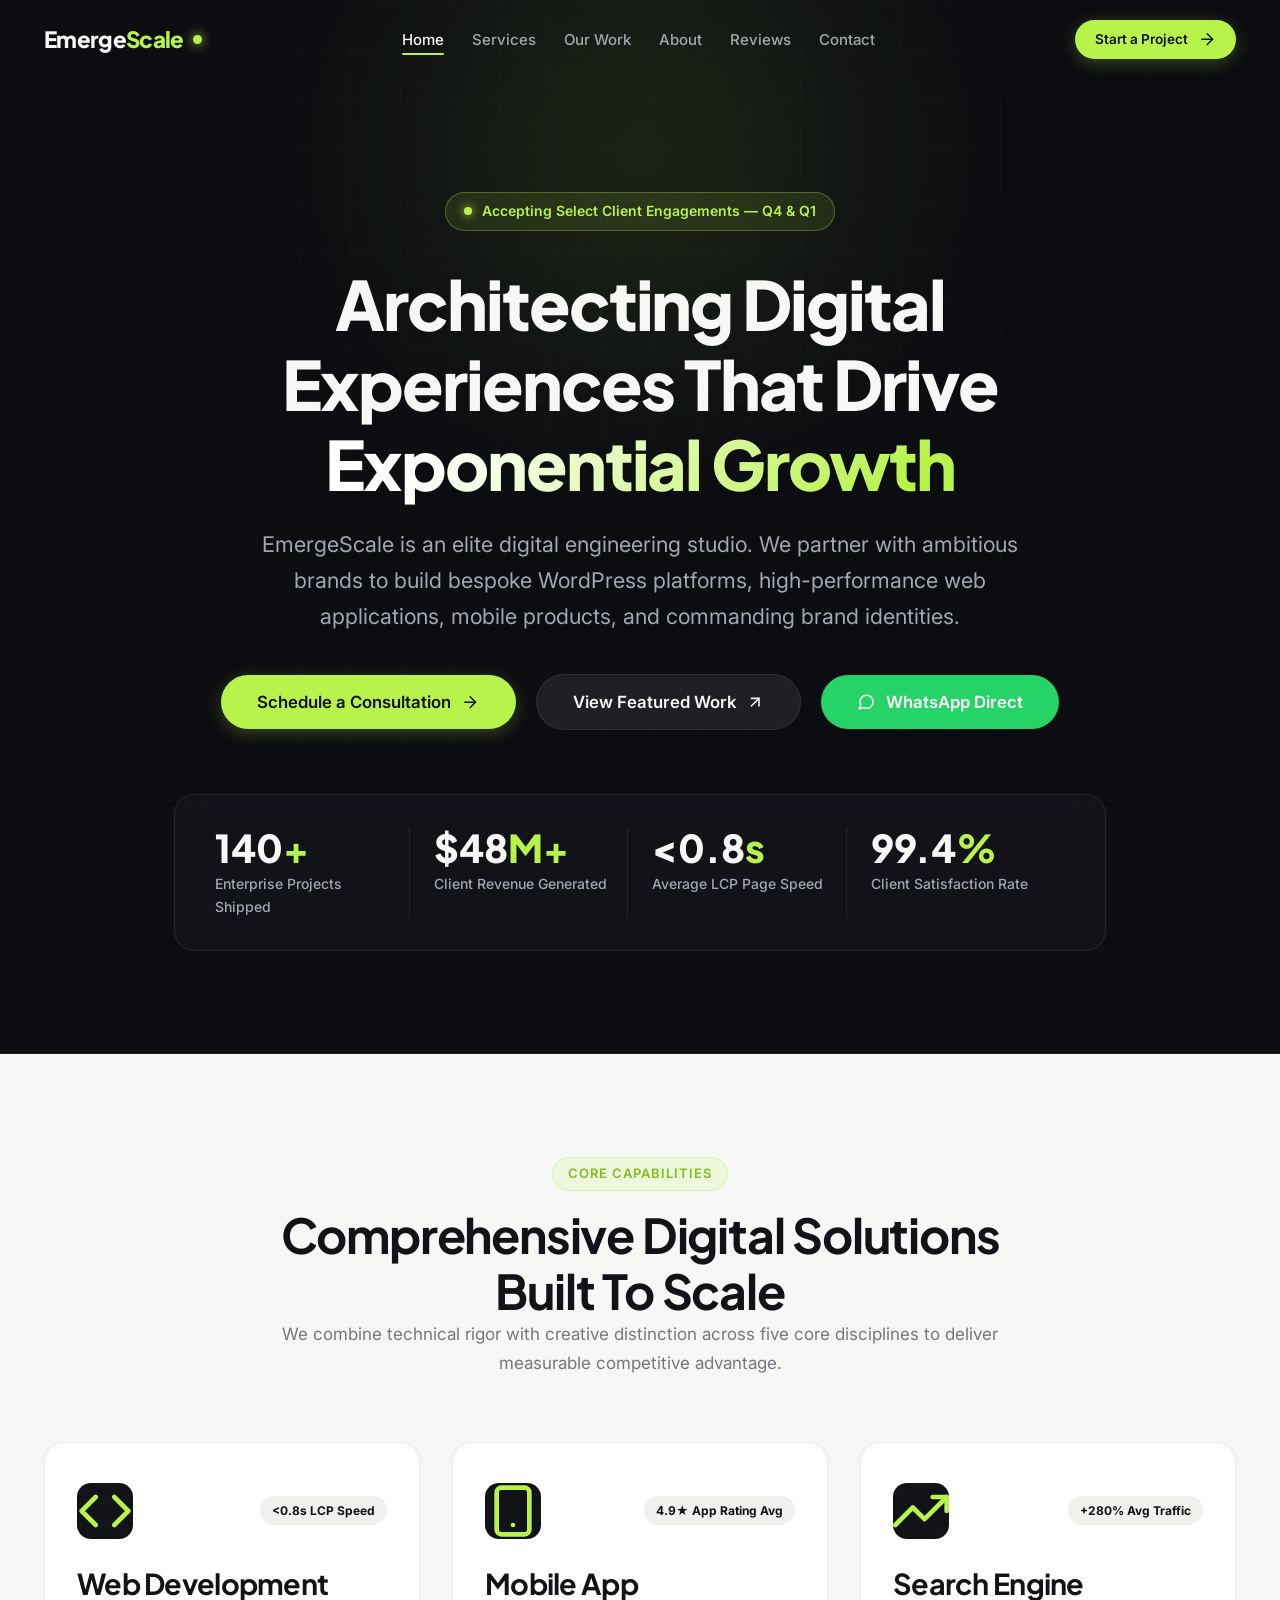
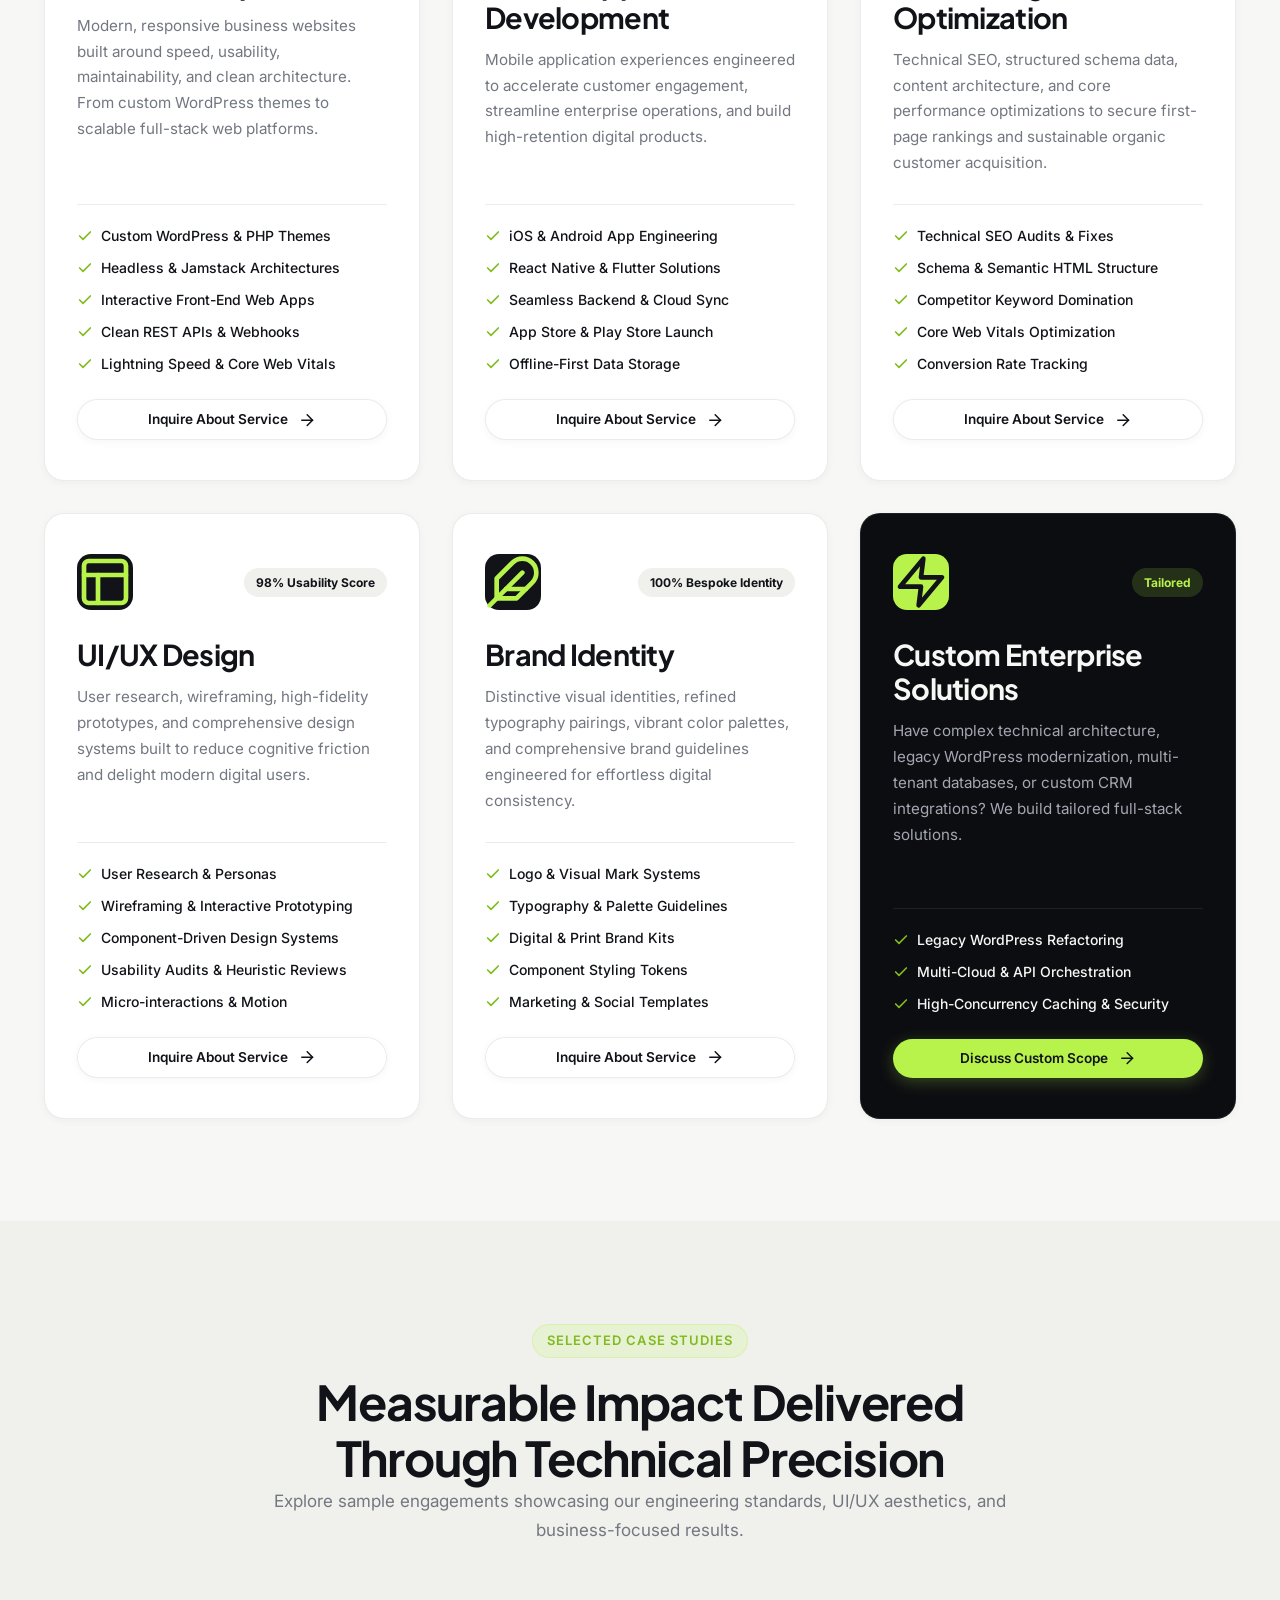
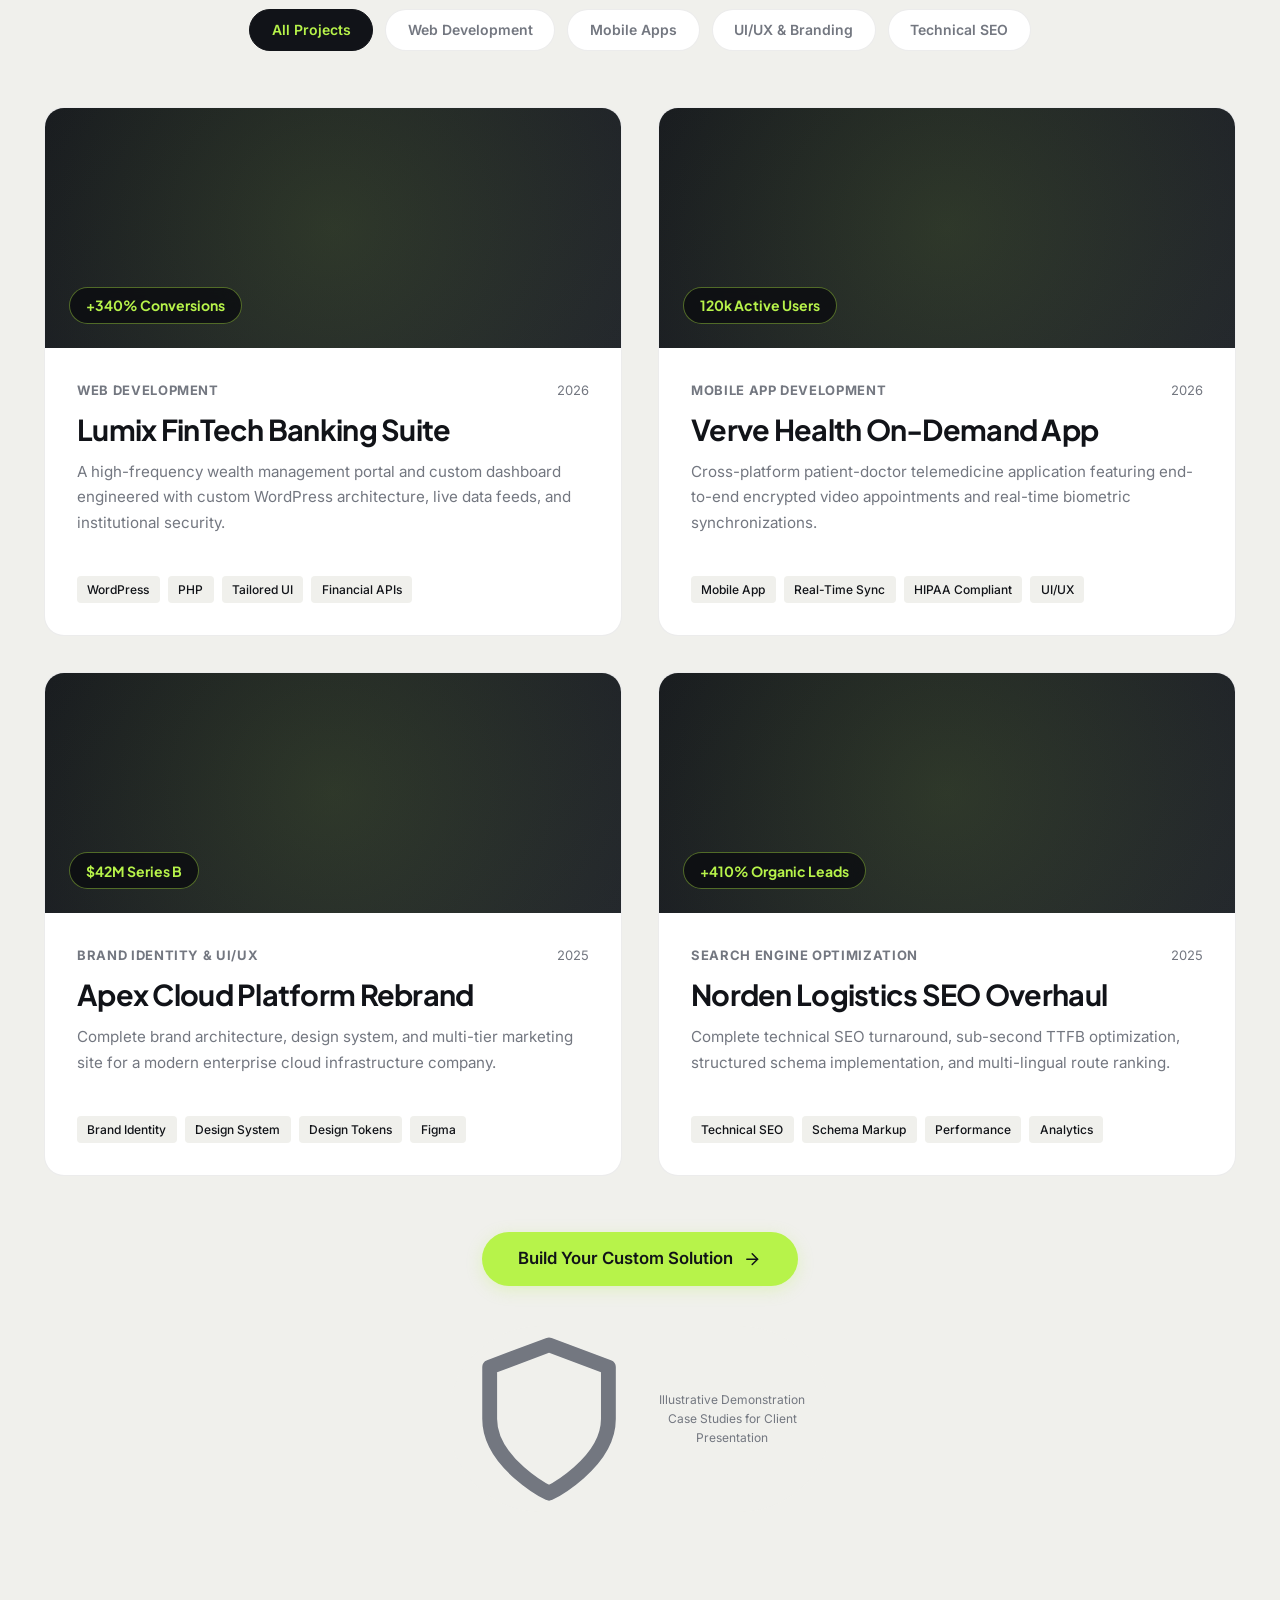
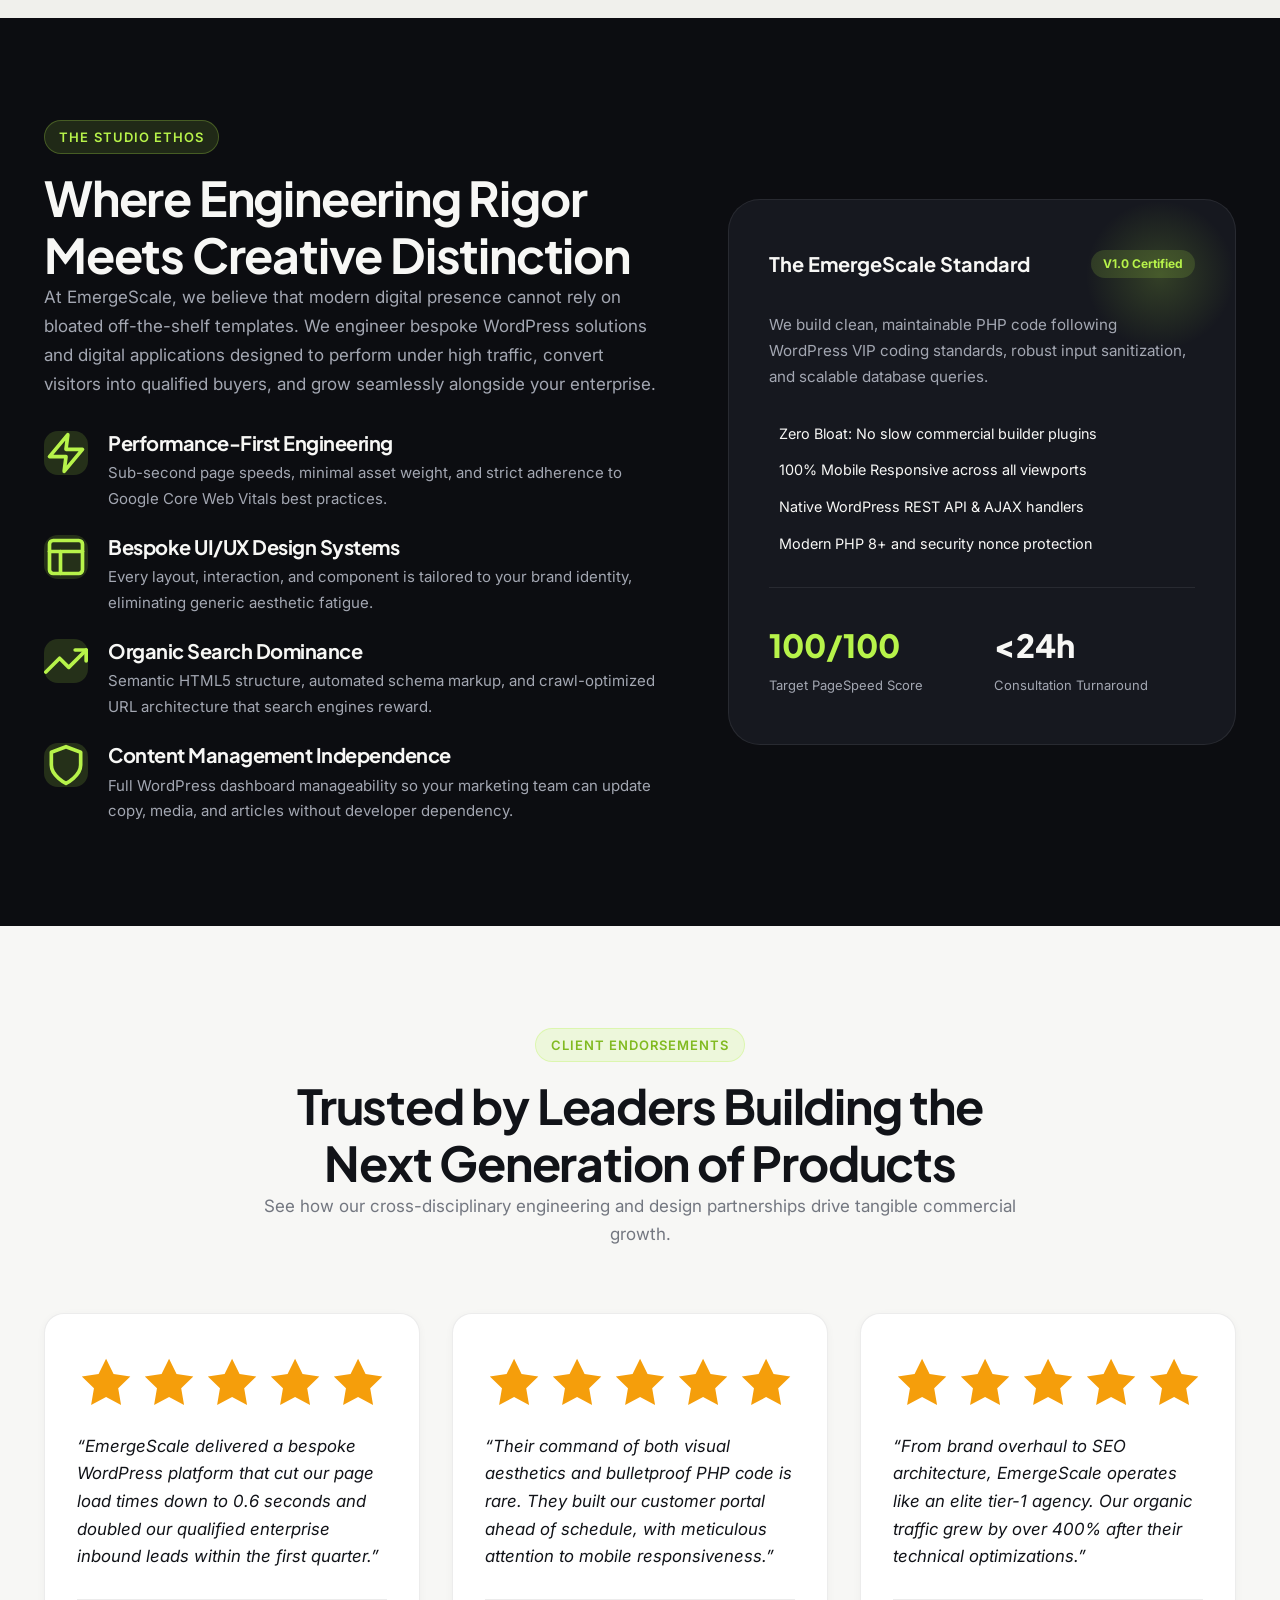
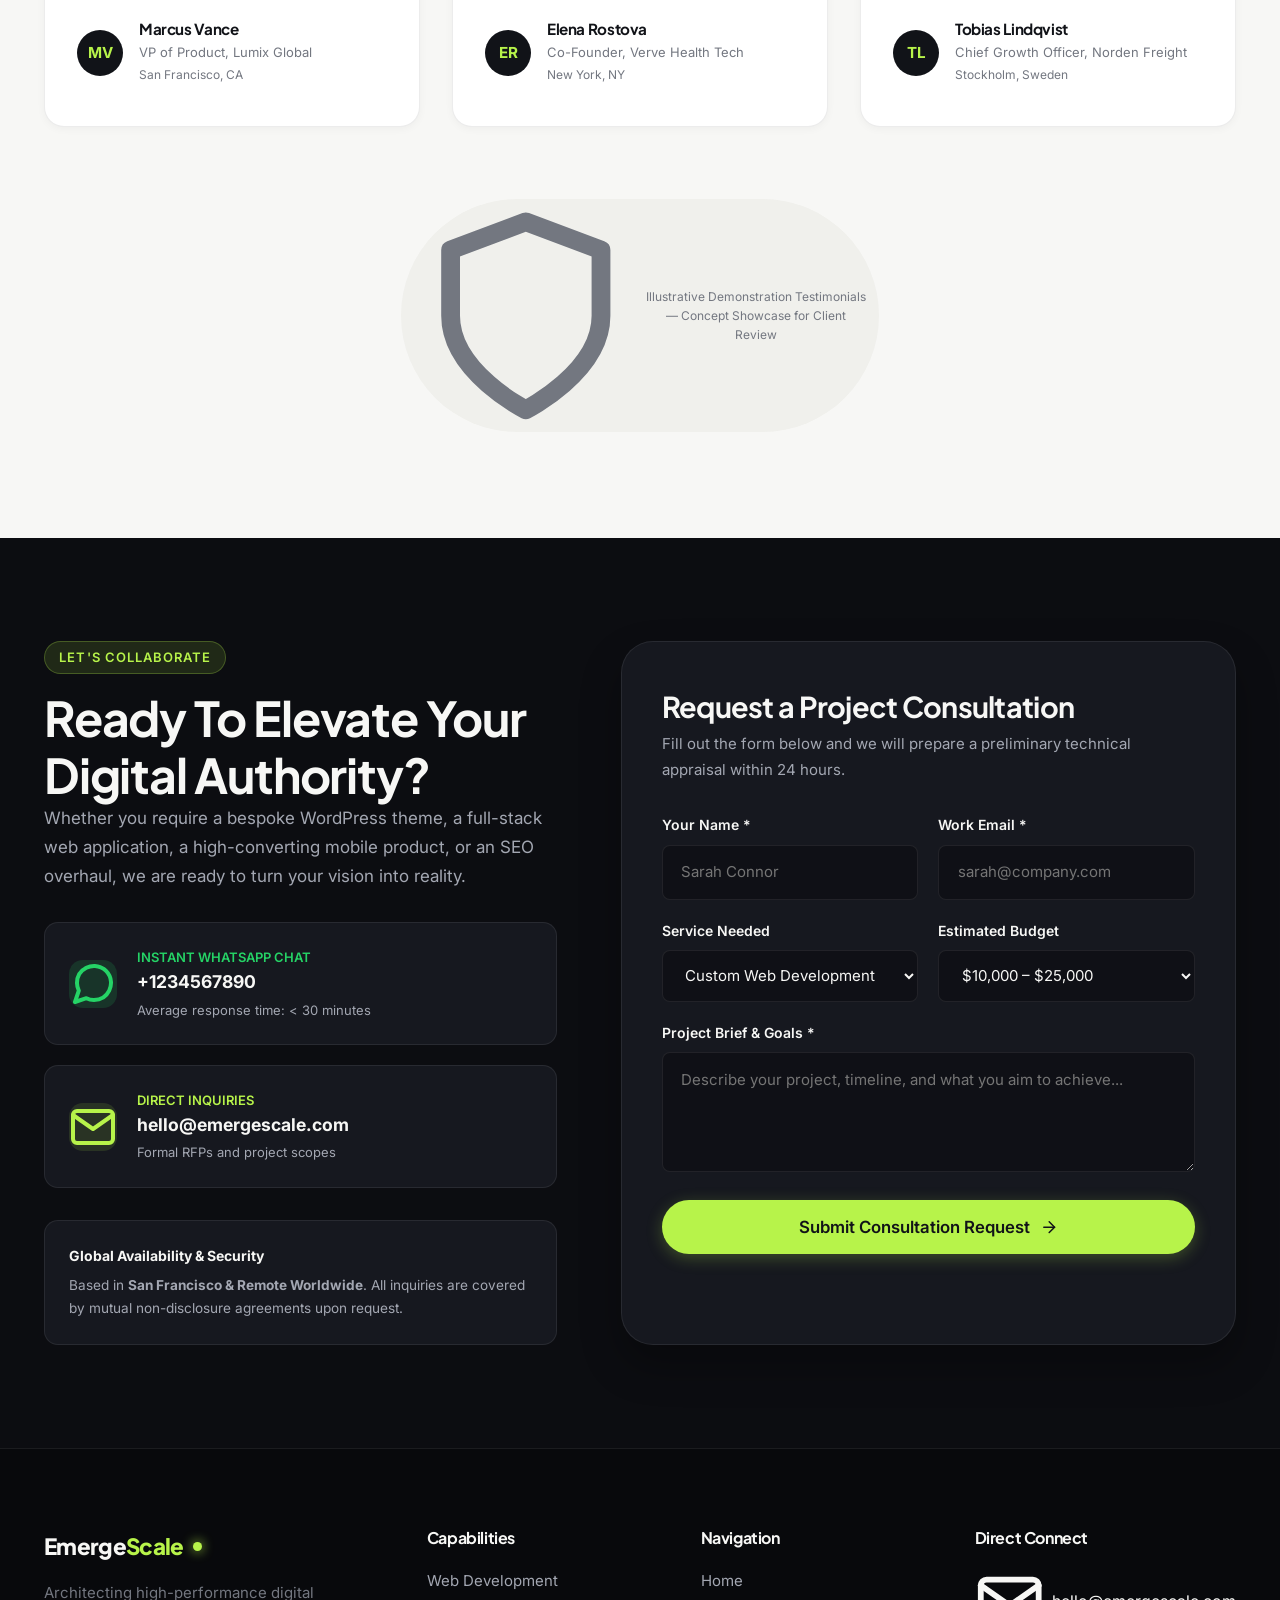
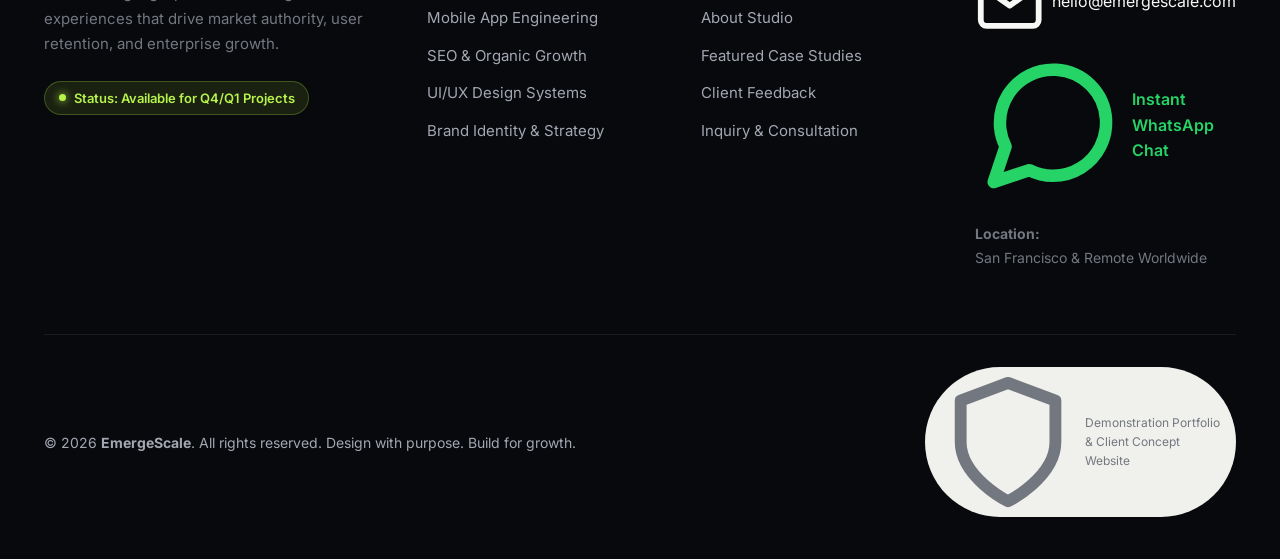
<file: index.html>
<!DOCTYPE html>
<html lang="en">
<head>
  <meta charset="UTF-8">
  <meta name="viewport" content="width=device-width, initial-scale=1.0">
  <title>EmergeScale — Digital Experiences That Drive Growth</title>
  <meta http-equiv="refresh" content="0; url=./docs/">
  <link rel="canonical" href="./docs/">
  <script>
    window.location.replace('./docs/');
  </script>
  <style>
    body {
      margin: 0;
      padding: 0;
      background-color: #0C0D11;
      color: #FFFFFF;
      font-family: -apple-system, BlinkMacSystemFont, 'Segoe UI', Roboto, sans-serif;
      display: flex;
      align-items: center;
      justify-content: center;
      height: 100vh;
      text-align: center;
    }
    a {
      color: #B7F34A;
      text-decoration: none;
      font-weight: 600;
    }
  </style>
</head>
<body>
  <div>
    <h2>Emerge<span style="color:#B7F34A;">Scale</span></h2>
    <p>Connecting to live showcase... <a href="./docs/">Click here if not redirected automatically &rarr;</a></p>
  </div>
</body>
</html>
</file>
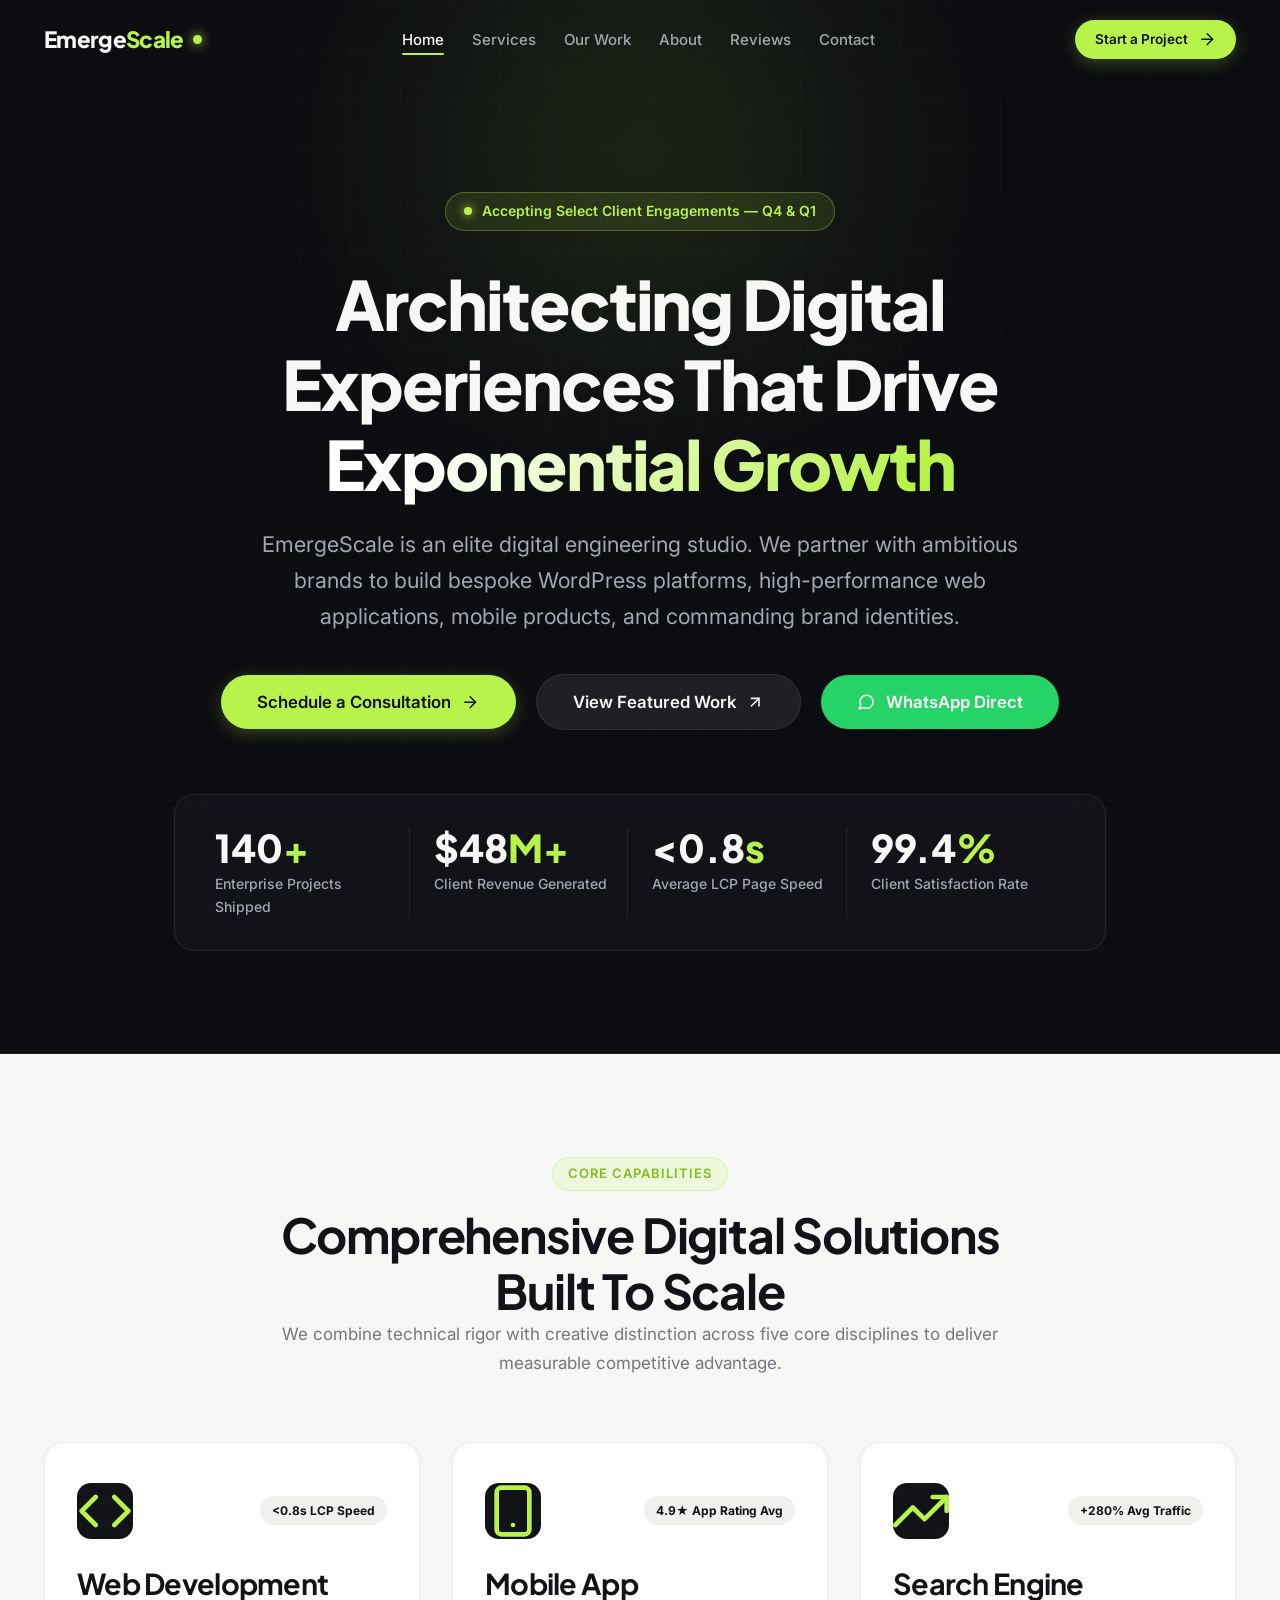
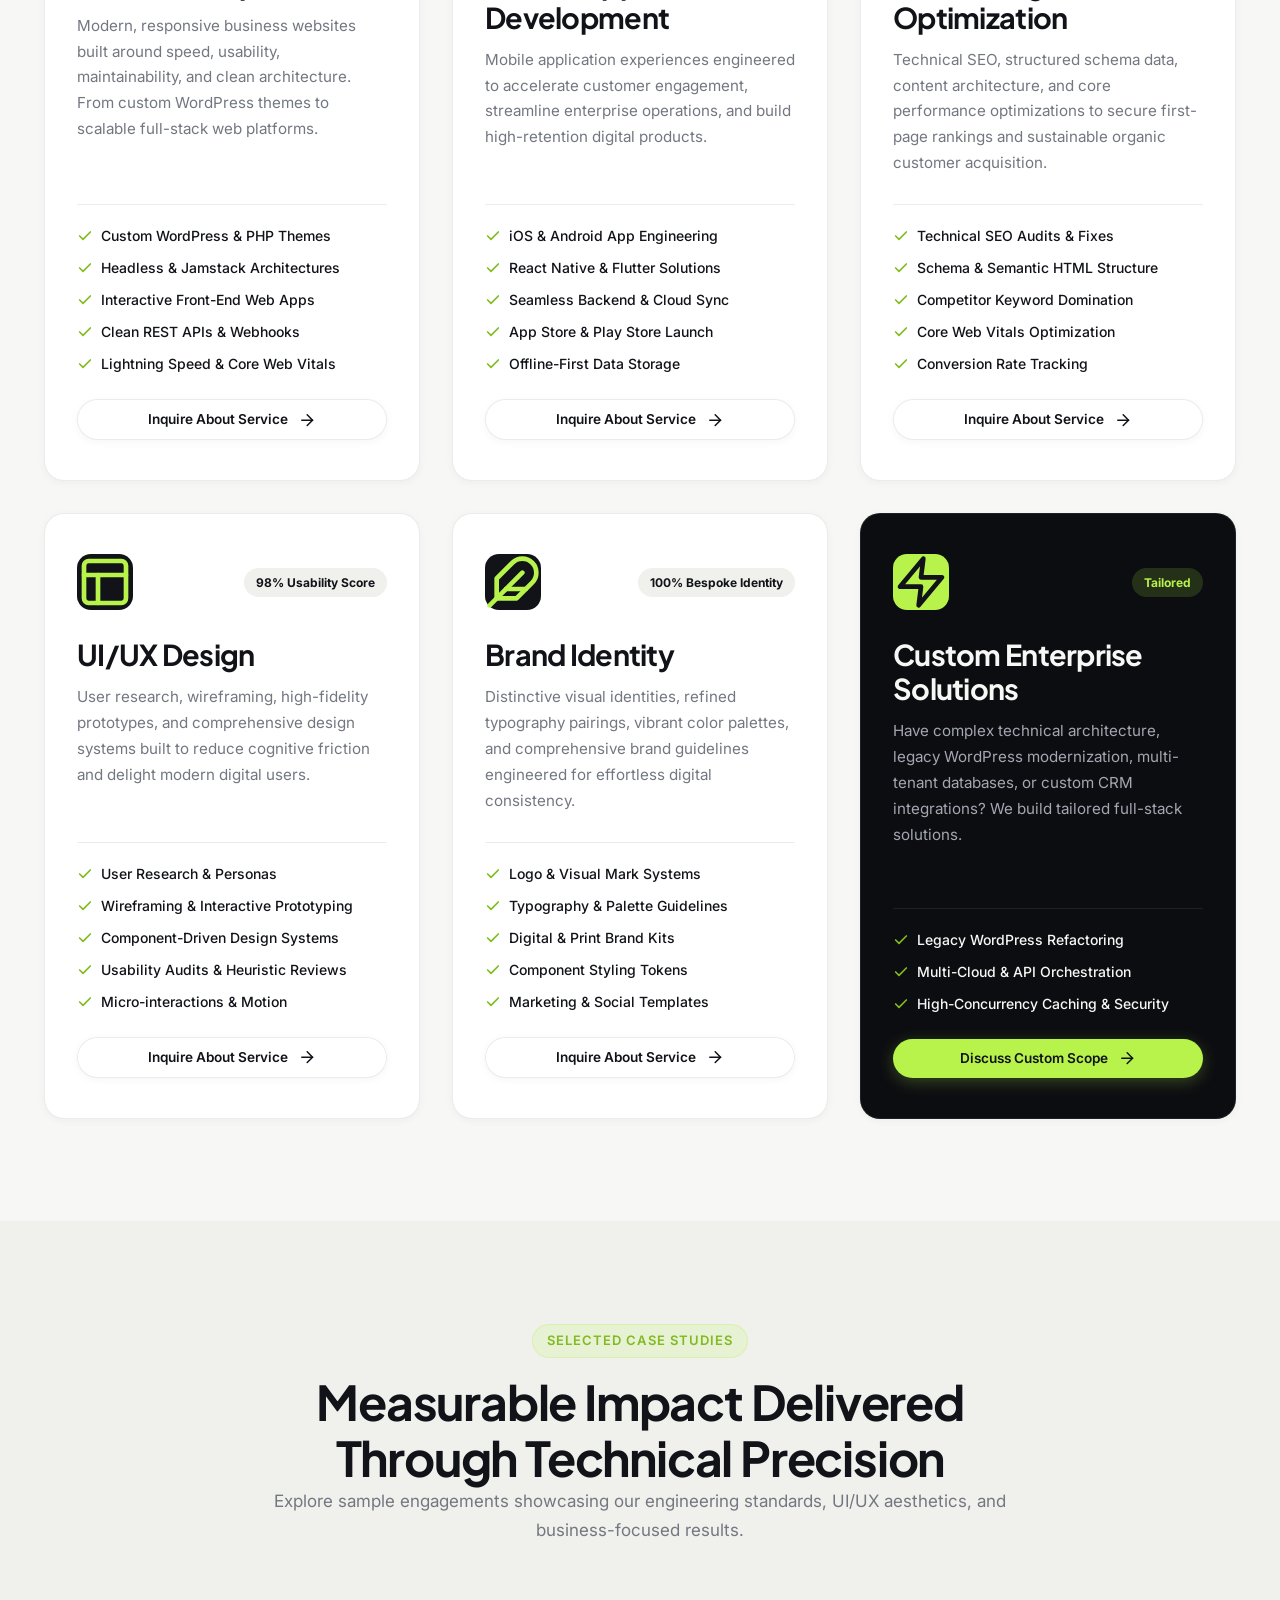
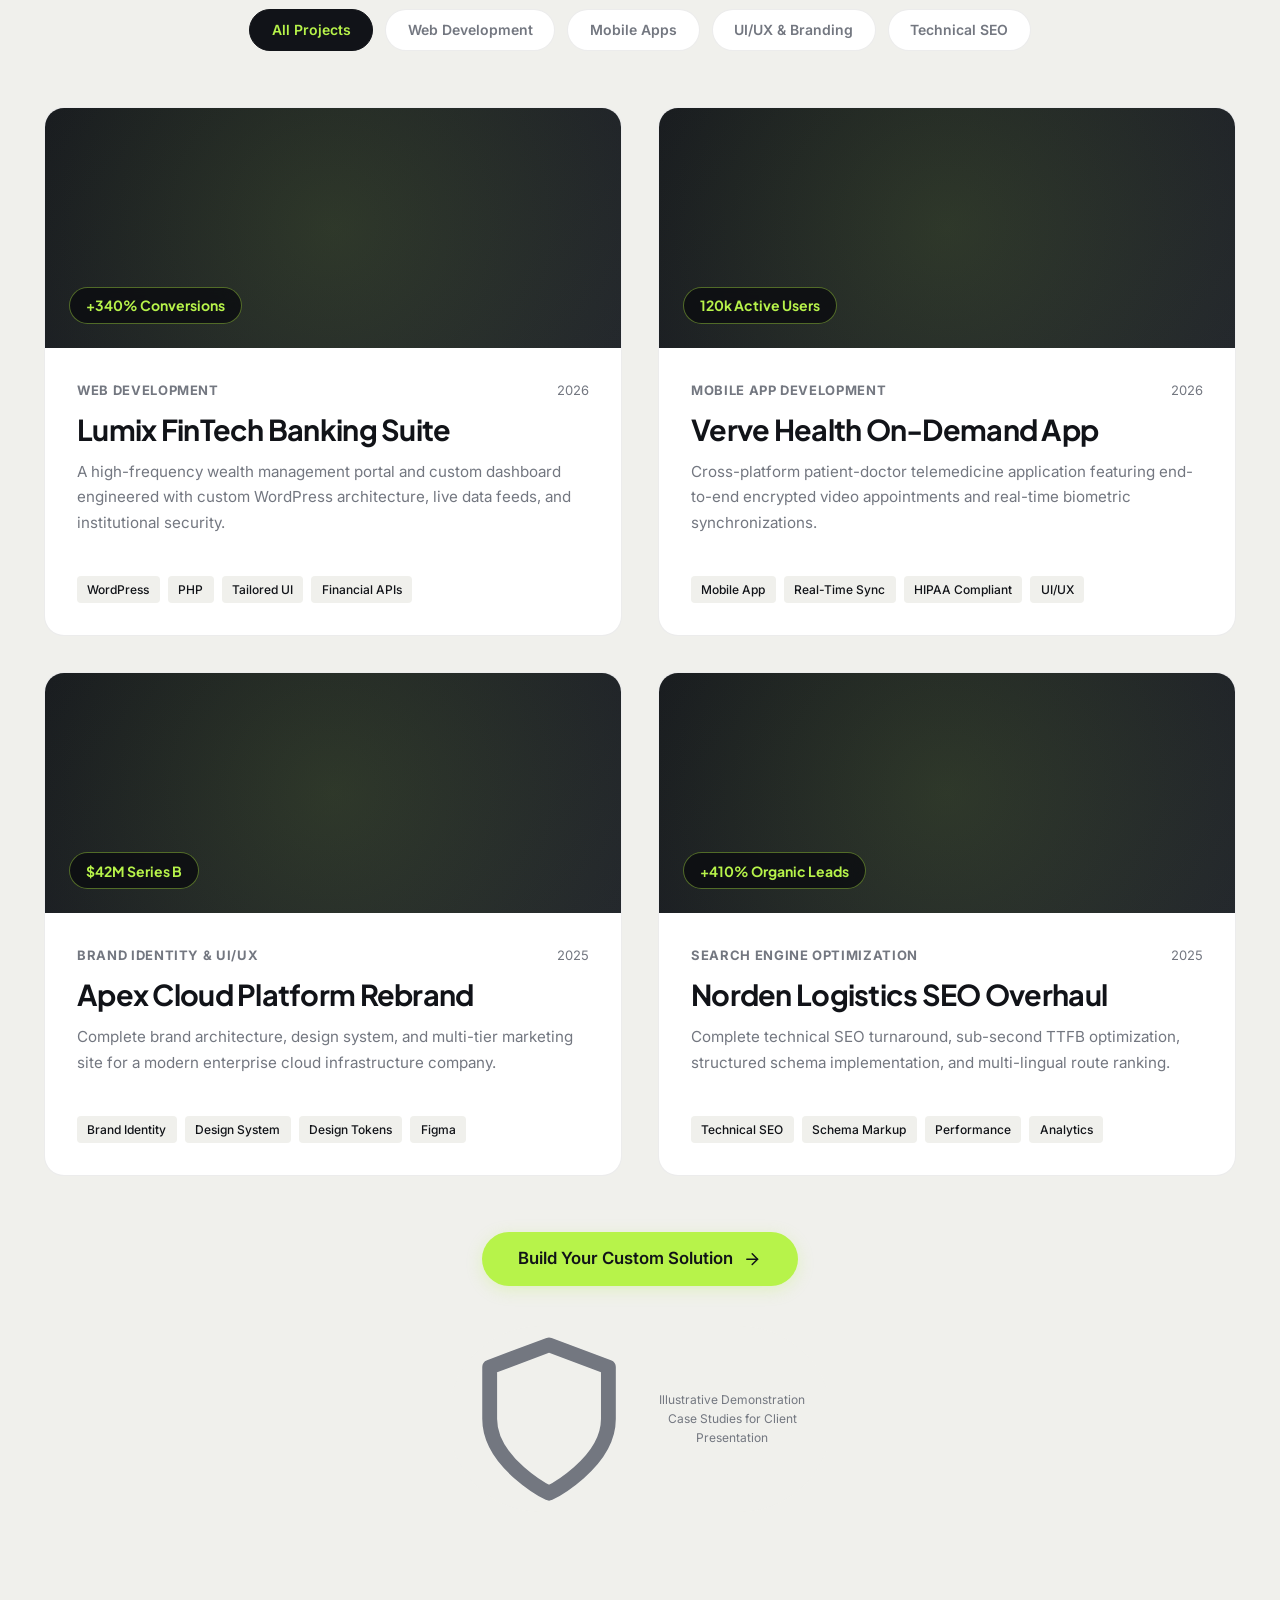
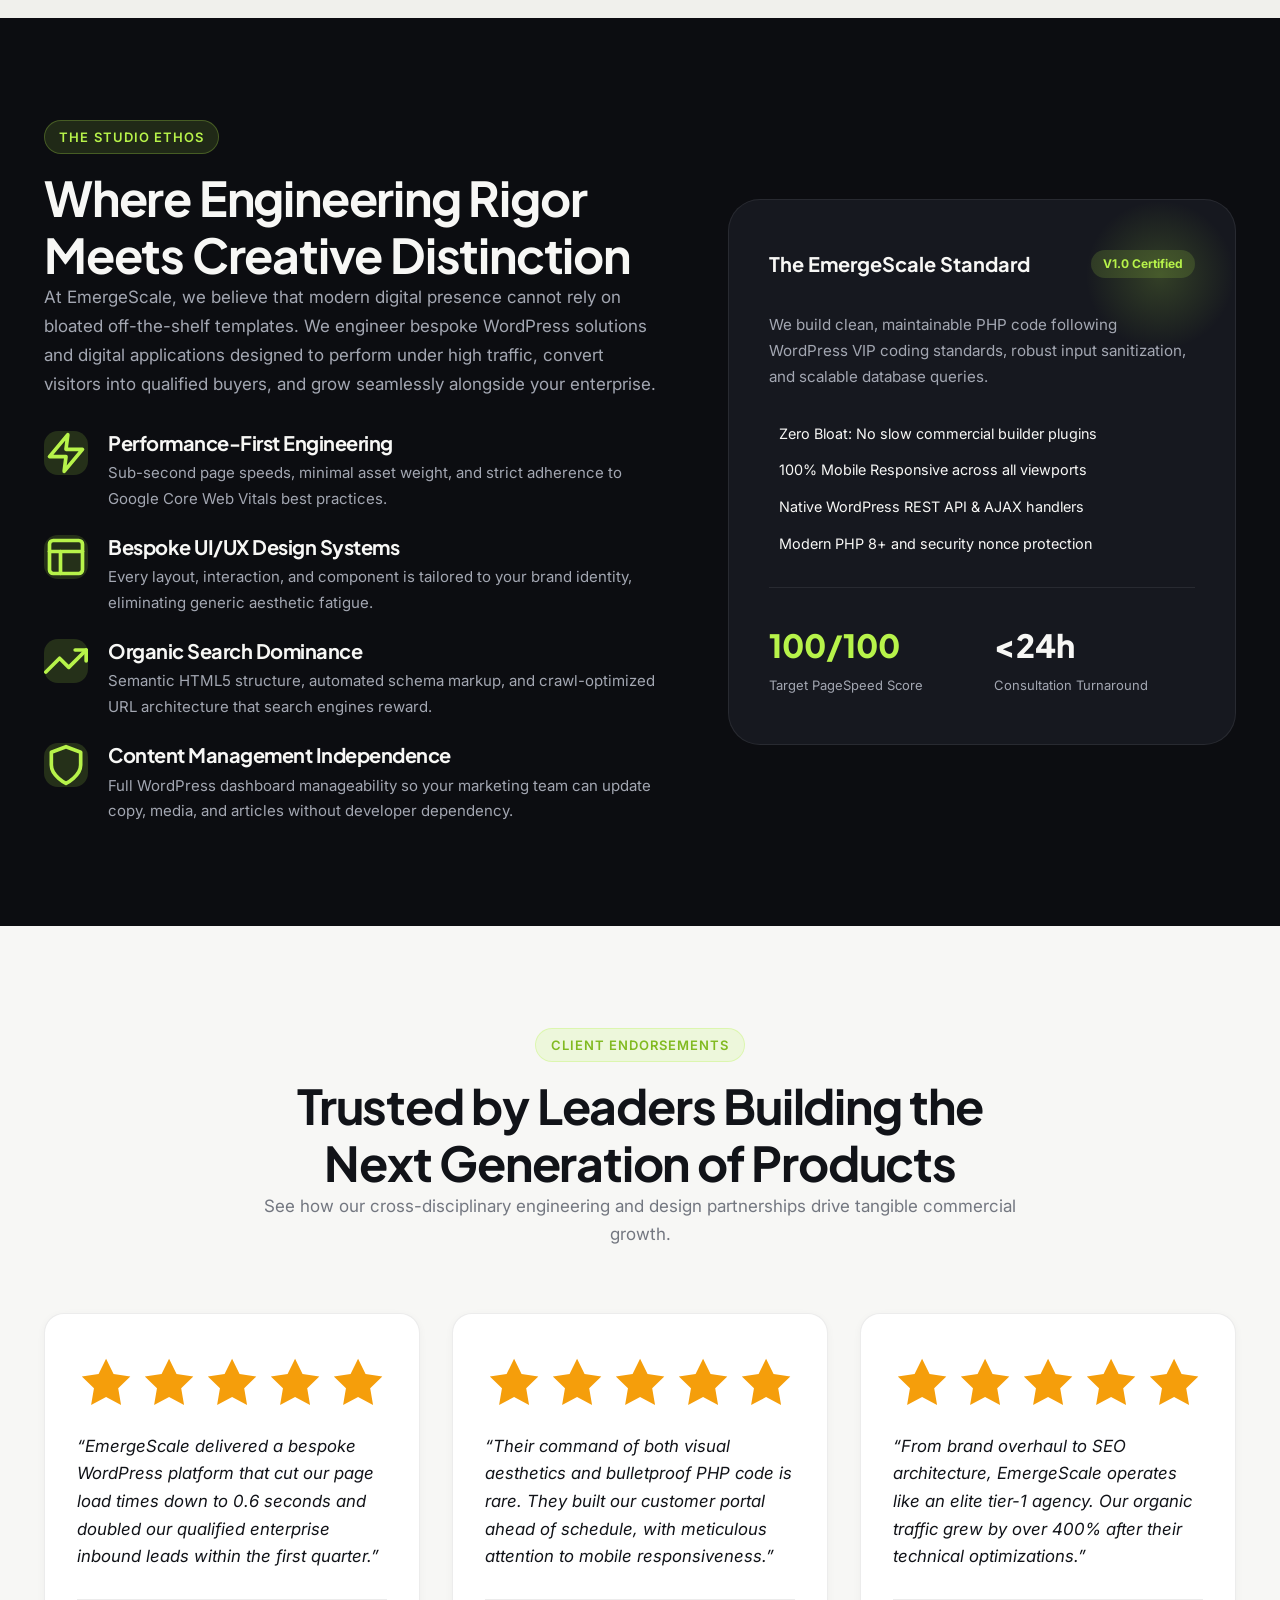
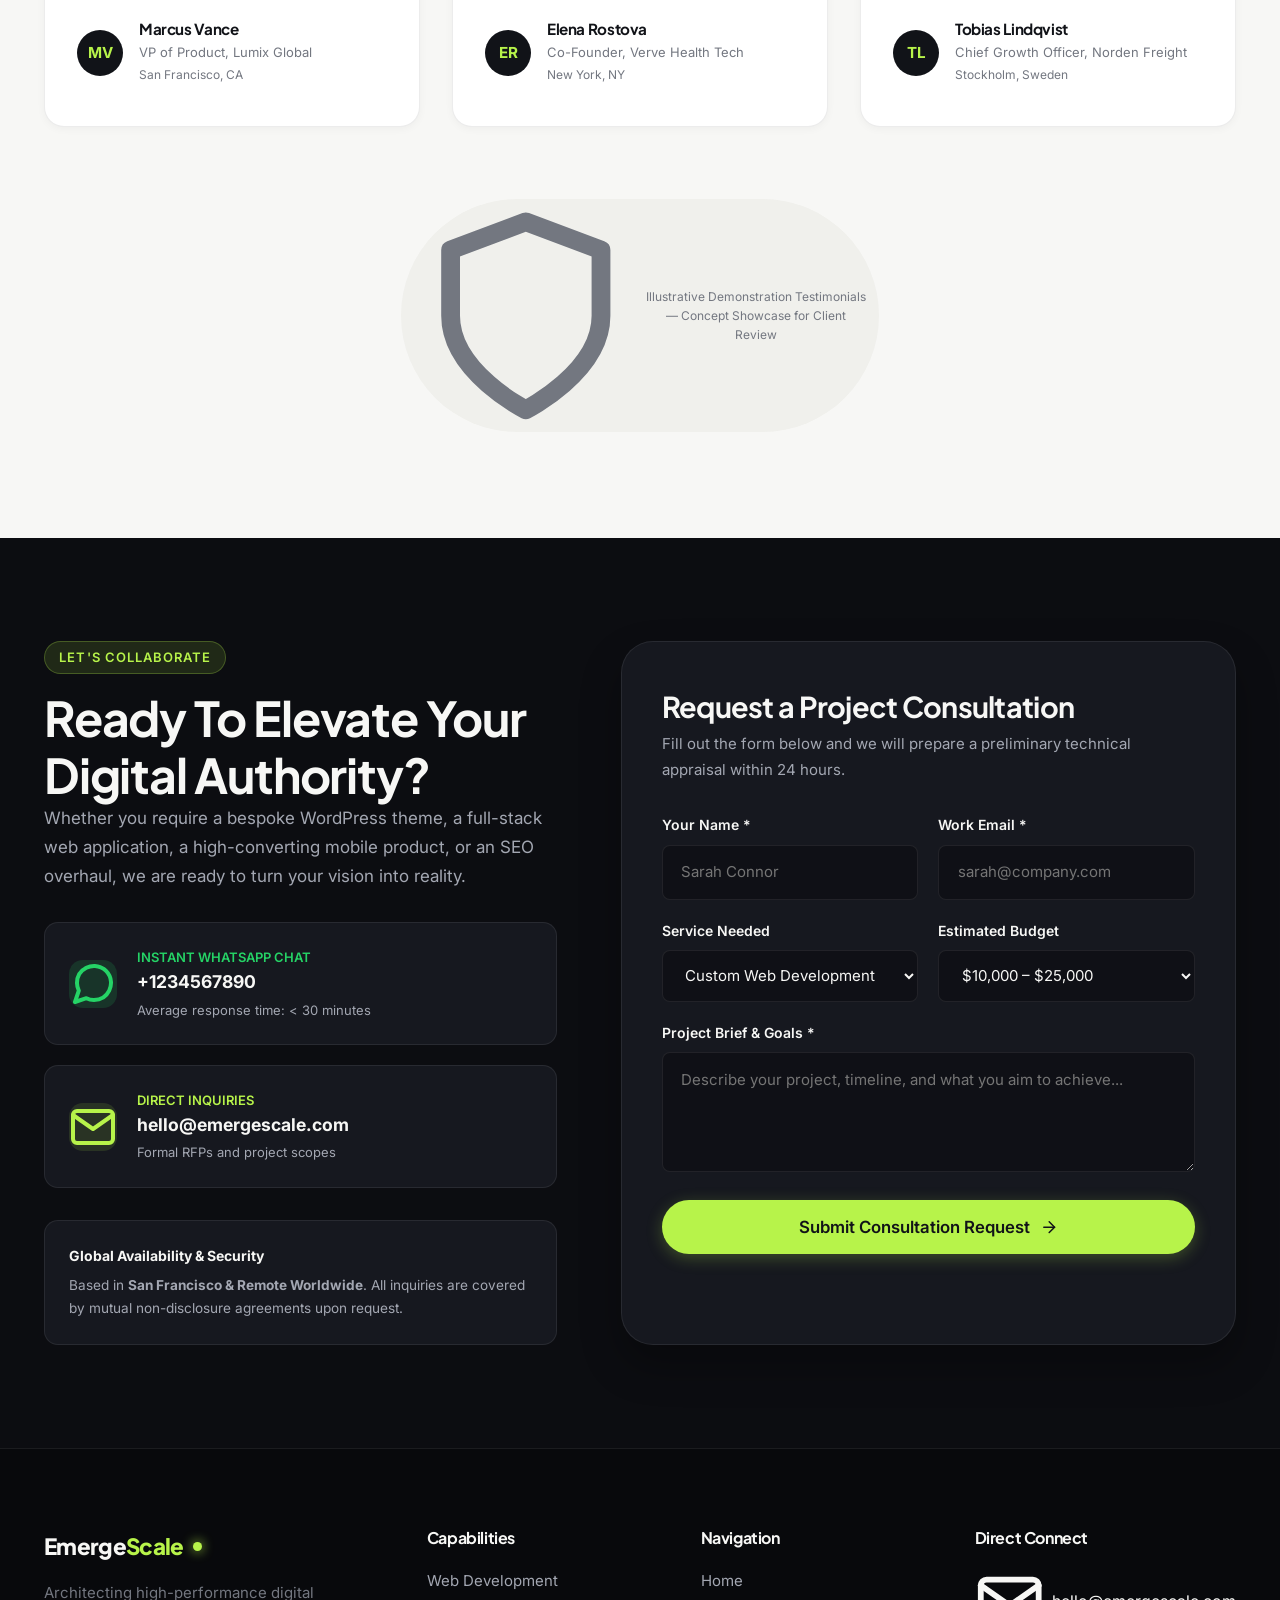
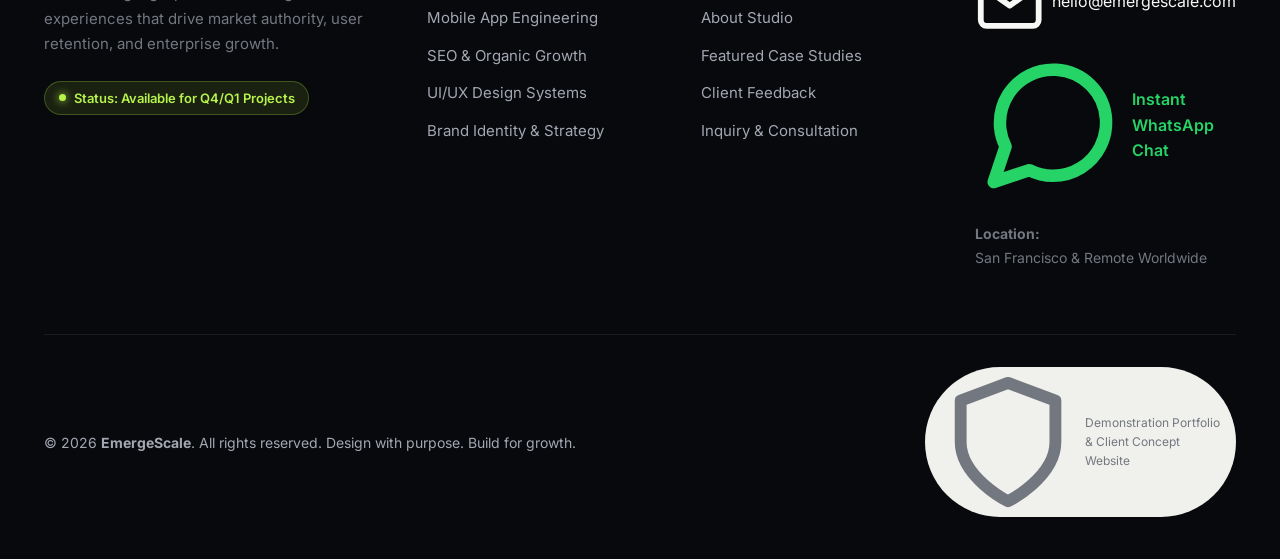
<file: docs/index.html>
<!DOCTYPE html>
<html lang="en-US">
<head>
  <meta charset="UTF-8">
  <meta name="viewport" content="width=device-width, initial-scale=1.0">
  <link rel="icon" type="image/svg+xml" href="./assets/images/favicon.svg">
  <title>EmergeScale — Digital Experiences That Drive Growth</title>
<meta name="description" content="EmergeScale is a bespoke digital studio engineering modern WordPress themes, mobile apps, UI/UX systems, and technical SEO.">
<link rel="preconnect" href="https://fonts.googleapis.com">
<link rel="preconnect" href="https://fonts.gstatic.com" crossorigin>
<link href="https://fonts.googleapis.com/css2?family=Plus+Jakarta+Sans:wght@400;500;600;700;800&family=Inter:wght@300;400;500;600;700&display=swap" rel="stylesheet">
<link rel="stylesheet" href="./style.css">
<link rel="stylesheet" href="./assets/css/main.css">
</head>

<body class="home page-template-default ">

<a class="screen-reader-text" href="#primary-content" style="position:absolute;left:-9999px;top:auto;width:1px;height:1px;overflow:hidden;">
  Skip to content</a>

<header id="masthead" class="site-header" role="banner">
  <div class="container header-container">
    <div class="header-branding">
              <a href="/" class="site-logo" rel="home">
          <span>Emerge<span class="accent-text">Scale</span></span>
          <span class="logo-dot" aria-hidden="true"></span>
        </a>
          </div>

    <nav id="site-navigation" class="primary-nav" role="navigation" aria-label="Primary Menu">
              <ul class="nav-links">
          <li><a href="/" class="nav-link is-active">Home</a></li>
          <li><a href="#services" class="nav-link">Services</a></li>
          <li><a href="#portfolio" class="nav-link">Our Work</a></li>
          <li><a href="#about" class="nav-link">About</a></li>
          <li><a href="#testimonials" class="nav-link">Reviews</a></li>
          <li><a href="#contact" class="nav-link">Contact</a></li>
        </ul>
            </nav>

    <div class="header-actions">
            <a href="#contact" class="btn btn-primary btn-sm">
        <span>Start a Project</span>
        <svg class="es-icon" viewBox="0 0 24 24" fill="none" stroke="currentColor" stroke-width="2" stroke-linecap="round" stroke-linejoin="round"><line x1="5" y1="12" x2="19" y2="12"></line><polyline points="12 5 19 12 12 19"></polyline></svg>      </a>

      <button type="button" class="mobile-toggle" aria-controls="mobile-drawer" aria-expanded="false" aria-label="Toggle navigation menu">
        <span></span>
        <span></span>
        <span></span>
      </button>
    </div>
  </div>
</header>

<!-- Mobile Navigation Drawer -->
<div id="mobile-drawer" class="mobile-drawer" role="dialog" aria-modal="true" aria-label="Mobile Navigation Menu">
  <div class="mobile-nav-links">
    <a href="/" class="mobile-nav-link">Home</a>
    <a href="#services" class="mobile-nav-link">Services</a>
    <a href="#portfolio" class="mobile-nav-link">Our Work</a>
    <a href="#about" class="mobile-nav-link">About Studio</a>
    <a href="#testimonials" class="mobile-nav-link">Client Reviews</a>
    <a href="#contact" class="mobile-nav-link">Contact Us</a>
  </div>

  <div style="margin-top: 2rem; display: flex; flex-direction: column; gap: 1rem;">
    <a href="#contact" class="btn btn-primary btn-lg" style="width: 100%;">
      <span>Book Consultation</span>
      <svg class="es-icon" viewBox="0 0 24 24" fill="none" stroke="currentColor" stroke-width="2" stroke-linecap="round" stroke-linejoin="round"><line x1="5" y1="12" x2="19" y2="12"></line><polyline points="12 5 19 12 12 19"></polyline></svg>    </a>
        <a href="https://wa.me/1234567890" target="_blank" rel="noopener noreferrer" class="btn btn-whatsapp" style="width: 100%;">
      <svg class="es-icon" viewBox="0 0 24 24" fill="none" stroke="currentColor" stroke-width="2" stroke-linecap="round" stroke-linejoin="round"><path d="M21 11.5a8.38 8.38 0 0 1-.9 3.8 8.5 8.5 0 0 1-7.6 4.7 8.38 8.38 0 0 1-3.8-.9L3 21l1.9-5.7a8.38 8.38 0 0 1-.9-3.8 8.5 8.5 0 0 1 4.7-7.6 8.38 8.38 0 0 1 3.8-.9h.5a8.48 8.48 0 0 1 8 8v.5z"></path></svg>      <span>Chat on WhatsApp</span>
    </a>
  </div>
</div>

<main id="primary-content" role="main">

<section class="hero-section" id="hero">
  <div class="hero-glow-bg" aria-hidden="true"></div>
  <div class="hero-grid-pattern" aria-hidden="true"></div>

  <div class="container hero-content">
    <div class="hero-badge">
      <span class="pulse-dot" aria-hidden="true"></span>
      <span>Accepting Select Client Engagements — Q4 &amp; Q1</span>
    </div>

    <h1 class="hero-title">
      Architecting Digital Experiences That Drive <span class="text-gradient">Exponential Growth</span>
    </h1>

    <p class="hero-subtitle">
      EmergeScale is an elite digital engineering studio. We partner with ambitious brands to build bespoke WordPress platforms, high-performance web applications, mobile products, and commanding brand identities.    </p>

    <div class="hero-cta-group">
      <a href="#contact" class="btn btn-primary btn-lg">
        <span>Schedule a Consultation</span>
        <svg class="es-icon" viewBox="0 0 24 24" fill="none" stroke="currentColor" stroke-width="2" stroke-linecap="round" stroke-linejoin="round"><line x1="5" y1="12" x2="19" y2="12"></line><polyline points="12 5 19 12 12 19"></polyline></svg>      </a>

      <a href="#portfolio" class="btn btn-dark btn-lg">
        <span>View Featured Work</span>
        <svg class="es-icon" viewBox="0 0 24 24" fill="none" stroke="currentColor" stroke-width="2" stroke-linecap="round" stroke-linejoin="round"><line x1="7" y1="17" x2="17" y2="7"></line><polyline points="7 7 17 7 17 17"></polyline></svg>      </a>

      <a href="https://wa.me/1234567890" target="_blank" rel="noopener noreferrer" class="btn btn-whatsapp btn-lg">
        <svg class="es-icon" viewBox="0 0 24 24" fill="none" stroke="currentColor" stroke-width="2" stroke-linecap="round" stroke-linejoin="round"><path d="M21 11.5a8.38 8.38 0 0 1-.9 3.8 8.5 8.5 0 0 1-7.6 4.7 8.38 8.38 0 0 1-3.8-.9L3 21l1.9-5.7a8.38 8.38 0 0 1-.9-3.8 8.5 8.5 0 0 1 4.7-7.6 8.38 8.38 0 0 1 3.8-.9h.5a8.48 8.48 0 0 1 8 8v.5z"></path></svg>        <span>WhatsApp Direct</span>
      </a>
    </div>

    <!-- Live Performance Metrics Card -->
    <div class="hero-stats-bar">
      <div class="stat-item">
        <div class="stat-number">140<span class="stat-accent">+</span></div>
        <div class="stat-label">Enterprise Projects Shipped</div>
      </div>

      <div class="stat-item">
        <div class="stat-number">$48<span class="stat-accent">M+</span></div>
        <div class="stat-label">Client Revenue Generated</div>
      </div>

      <div class="stat-item">
        <div class="stat-number">&lt;0.8<span class="stat-accent">s</span></div>
        <div class="stat-label">Average LCP Page Speed</div>
      </div>

      <div class="stat-item">
        <div class="stat-number">99.4<span class="stat-accent">%</span></div>
        <div class="stat-label">Client Satisfaction Rate</div>
      </div>
    </div>
  </div>
</section>

<section class="section" id="services">
  <div class="container">
    <div class="section-header">
      <div class="section-tag tag-accent">Core Capabilities</div>
      <h2>Comprehensive Digital Solutions Built To Scale</h2>
      <p>
        We combine technical rigor with creative distinction across five core disciplines to deliver measurable competitive advantage.      </p>
    </div>

    <div class="services-grid">
              <div class="service-card" id="web-development">
          <div class="service-card-top">
            <div class="service-icon-box">
              <svg class="es-icon" viewBox="0 0 24 24" fill="none" stroke="currentColor" stroke-width="2" stroke-linecap="round" stroke-linejoin="round"><polyline points="16 18 22 12 16 6"></polyline><polyline points="8 6 2 12 8 18"></polyline></svg>            </div>
            <span class="service-highlight-pill">&lt;0.8s LCP Speed</span>
          </div>

          <h3>Web Development</h3>
          <p>Modern, responsive business websites built around speed, usability, maintainability, and clean architecture. From custom WordPress themes to scalable full-stack web platforms.</p>

          <div class="service-checklist">
                          <div class="checklist-item">
                <svg class="es-icon" viewBox="0 0 24 24" fill="none" stroke="currentColor" stroke-width="2.5" stroke-linecap="round" stroke-linejoin="round"><polyline points="20 6 9 17 4 12"></polyline></svg>                <span>Custom WordPress &amp; PHP Themes</span>
              </div>
                          <div class="checklist-item">
                <svg class="es-icon" viewBox="0 0 24 24" fill="none" stroke="currentColor" stroke-width="2.5" stroke-linecap="round" stroke-linejoin="round"><polyline points="20 6 9 17 4 12"></polyline></svg>                <span>Headless &amp; Jamstack Architectures</span>
              </div>
                          <div class="checklist-item">
                <svg class="es-icon" viewBox="0 0 24 24" fill="none" stroke="currentColor" stroke-width="2.5" stroke-linecap="round" stroke-linejoin="round"><polyline points="20 6 9 17 4 12"></polyline></svg>                <span>Interactive Front-End Web Apps</span>
              </div>
                          <div class="checklist-item">
                <svg class="es-icon" viewBox="0 0 24 24" fill="none" stroke="currentColor" stroke-width="2.5" stroke-linecap="round" stroke-linejoin="round"><polyline points="20 6 9 17 4 12"></polyline></svg>                <span>Clean REST APIs &amp; Webhooks</span>
              </div>
                          <div class="checklist-item">
                <svg class="es-icon" viewBox="0 0 24 24" fill="none" stroke="currentColor" stroke-width="2.5" stroke-linecap="round" stroke-linejoin="round"><polyline points="20 6 9 17 4 12"></polyline></svg>                <span>Lightning Speed &amp; Core Web Vitals</span>
              </div>
                      </div>

          <a href="#contact" class="btn btn-secondary btn-sm" style="margin-top: auto;">
            <span>Inquire About Service</span>
            <svg class="es-icon" viewBox="0 0 24 24" fill="none" stroke="currentColor" stroke-width="2" stroke-linecap="round" stroke-linejoin="round"><line x1="5" y1="12" x2="19" y2="12"></line><polyline points="12 5 19 12 12 19"></polyline></svg>          </a>
        </div>
              <div class="service-card" id="mobile-app-development">
          <div class="service-card-top">
            <div class="service-icon-box">
              <svg class="es-icon" viewBox="0 0 24 24" fill="none" stroke="currentColor" stroke-width="2" stroke-linecap="round" stroke-linejoin="round"><rect x="5" y="2" width="14" height="20" rx="2" ry="2"></rect><line x1="12" y1="18" x2="12.01" y2="18"></line></svg>            </div>
            <span class="service-highlight-pill">4.9★ App Rating Avg</span>
          </div>

          <h3>Mobile App Development</h3>
          <p>Mobile application experiences engineered to accelerate customer engagement, streamline enterprise operations, and build high-retention digital products.</p>

          <div class="service-checklist">
                          <div class="checklist-item">
                <svg class="es-icon" viewBox="0 0 24 24" fill="none" stroke="currentColor" stroke-width="2.5" stroke-linecap="round" stroke-linejoin="round"><polyline points="20 6 9 17 4 12"></polyline></svg>                <span>iOS &amp; Android App Engineering</span>
              </div>
                          <div class="checklist-item">
                <svg class="es-icon" viewBox="0 0 24 24" fill="none" stroke="currentColor" stroke-width="2.5" stroke-linecap="round" stroke-linejoin="round"><polyline points="20 6 9 17 4 12"></polyline></svg>                <span>React Native &amp; Flutter Solutions</span>
              </div>
                          <div class="checklist-item">
                <svg class="es-icon" viewBox="0 0 24 24" fill="none" stroke="currentColor" stroke-width="2.5" stroke-linecap="round" stroke-linejoin="round"><polyline points="20 6 9 17 4 12"></polyline></svg>                <span>Seamless Backend &amp; Cloud Sync</span>
              </div>
                          <div class="checklist-item">
                <svg class="es-icon" viewBox="0 0 24 24" fill="none" stroke="currentColor" stroke-width="2.5" stroke-linecap="round" stroke-linejoin="round"><polyline points="20 6 9 17 4 12"></polyline></svg>                <span>App Store &amp; Play Store Launch</span>
              </div>
                          <div class="checklist-item">
                <svg class="es-icon" viewBox="0 0 24 24" fill="none" stroke="currentColor" stroke-width="2.5" stroke-linecap="round" stroke-linejoin="round"><polyline points="20 6 9 17 4 12"></polyline></svg>                <span>Offline-First Data Storage</span>
              </div>
                      </div>

          <a href="#contact" class="btn btn-secondary btn-sm" style="margin-top: auto;">
            <span>Inquire About Service</span>
            <svg class="es-icon" viewBox="0 0 24 24" fill="none" stroke="currentColor" stroke-width="2" stroke-linecap="round" stroke-linejoin="round"><line x1="5" y1="12" x2="19" y2="12"></line><polyline points="12 5 19 12 12 19"></polyline></svg>          </a>
        </div>
              <div class="service-card" id="seo-optimization">
          <div class="service-card-top">
            <div class="service-icon-box">
              <svg class="es-icon" viewBox="0 0 24 24" fill="none" stroke="currentColor" stroke-width="2" stroke-linecap="round" stroke-linejoin="round"><polyline points="23 6 13.5 15.5 8.5 10.5 1 18"></polyline><polyline points="17 6 23 6 23 12"></polyline></svg>            </div>
            <span class="service-highlight-pill">+280% Avg Traffic</span>
          </div>

          <h3>Search Engine Optimization</h3>
          <p>Technical SEO, structured schema data, content architecture, and core performance optimizations to secure first-page rankings and sustainable organic customer acquisition.</p>

          <div class="service-checklist">
                          <div class="checklist-item">
                <svg class="es-icon" viewBox="0 0 24 24" fill="none" stroke="currentColor" stroke-width="2.5" stroke-linecap="round" stroke-linejoin="round"><polyline points="20 6 9 17 4 12"></polyline></svg>                <span>Technical SEO Audits &amp; Fixes</span>
              </div>
                          <div class="checklist-item">
                <svg class="es-icon" viewBox="0 0 24 24" fill="none" stroke="currentColor" stroke-width="2.5" stroke-linecap="round" stroke-linejoin="round"><polyline points="20 6 9 17 4 12"></polyline></svg>                <span>Schema &amp; Semantic HTML Structure</span>
              </div>
                          <div class="checklist-item">
                <svg class="es-icon" viewBox="0 0 24 24" fill="none" stroke="currentColor" stroke-width="2.5" stroke-linecap="round" stroke-linejoin="round"><polyline points="20 6 9 17 4 12"></polyline></svg>                <span>Competitor Keyword Domination</span>
              </div>
                          <div class="checklist-item">
                <svg class="es-icon" viewBox="0 0 24 24" fill="none" stroke="currentColor" stroke-width="2.5" stroke-linecap="round" stroke-linejoin="round"><polyline points="20 6 9 17 4 12"></polyline></svg>                <span>Core Web Vitals Optimization</span>
              </div>
                          <div class="checklist-item">
                <svg class="es-icon" viewBox="0 0 24 24" fill="none" stroke="currentColor" stroke-width="2.5" stroke-linecap="round" stroke-linejoin="round"><polyline points="20 6 9 17 4 12"></polyline></svg>                <span>Conversion Rate Tracking</span>
              </div>
                      </div>

          <a href="#contact" class="btn btn-secondary btn-sm" style="margin-top: auto;">
            <span>Inquire About Service</span>
            <svg class="es-icon" viewBox="0 0 24 24" fill="none" stroke="currentColor" stroke-width="2" stroke-linecap="round" stroke-linejoin="round"><line x1="5" y1="12" x2="19" y2="12"></line><polyline points="12 5 19 12 12 19"></polyline></svg>          </a>
        </div>
              <div class="service-card" id="ui-ux-design">
          <div class="service-card-top">
            <div class="service-icon-box">
              <svg class="es-icon" viewBox="0 0 24 24" fill="none" stroke="currentColor" stroke-width="2" stroke-linecap="round" stroke-linejoin="round"><rect x="3" y="3" width="18" height="18" rx="2" ry="2"></rect><line x1="3" y1="9" x2="21" y2="9"></line><line x1="9" y1="21" x2="9" y2="9"></line></svg>            </div>
            <span class="service-highlight-pill">98% Usability Score</span>
          </div>

          <h3>UI/UX Design</h3>
          <p>User research, wireframing, high-fidelity prototypes, and comprehensive design systems built to reduce cognitive friction and delight modern digital users.</p>

          <div class="service-checklist">
                          <div class="checklist-item">
                <svg class="es-icon" viewBox="0 0 24 24" fill="none" stroke="currentColor" stroke-width="2.5" stroke-linecap="round" stroke-linejoin="round"><polyline points="20 6 9 17 4 12"></polyline></svg>                <span>User Research &amp; Personas</span>
              </div>
                          <div class="checklist-item">
                <svg class="es-icon" viewBox="0 0 24 24" fill="none" stroke="currentColor" stroke-width="2.5" stroke-linecap="round" stroke-linejoin="round"><polyline points="20 6 9 17 4 12"></polyline></svg>                <span>Wireframing &amp; Interactive Prototyping</span>
              </div>
                          <div class="checklist-item">
                <svg class="es-icon" viewBox="0 0 24 24" fill="none" stroke="currentColor" stroke-width="2.5" stroke-linecap="round" stroke-linejoin="round"><polyline points="20 6 9 17 4 12"></polyline></svg>                <span>Component-Driven Design Systems</span>
              </div>
                          <div class="checklist-item">
                <svg class="es-icon" viewBox="0 0 24 24" fill="none" stroke="currentColor" stroke-width="2.5" stroke-linecap="round" stroke-linejoin="round"><polyline points="20 6 9 17 4 12"></polyline></svg>                <span>Usability Audits &amp; Heuristic Reviews</span>
              </div>
                          <div class="checklist-item">
                <svg class="es-icon" viewBox="0 0 24 24" fill="none" stroke="currentColor" stroke-width="2.5" stroke-linecap="round" stroke-linejoin="round"><polyline points="20 6 9 17 4 12"></polyline></svg>                <span>Micro-interactions &amp; Motion</span>
              </div>
                      </div>

          <a href="#contact" class="btn btn-secondary btn-sm" style="margin-top: auto;">
            <span>Inquire About Service</span>
            <svg class="es-icon" viewBox="0 0 24 24" fill="none" stroke="currentColor" stroke-width="2" stroke-linecap="round" stroke-linejoin="round"><line x1="5" y1="12" x2="19" y2="12"></line><polyline points="12 5 19 12 12 19"></polyline></svg>          </a>
        </div>
              <div class="service-card" id="brand-identity">
          <div class="service-card-top">
            <div class="service-icon-box">
              <svg class="es-icon" viewBox="0 0 24 24" fill="none" stroke="currentColor" stroke-width="2" stroke-linecap="round" stroke-linejoin="round"><path d="M20.24 12.24a6 6 0 0 0-8.49-8.49L5 10.5V19h8.5z"></path><line x1="16" y1="8" x2="2" y2="22"></line><line x1="17.5" y1="15" x2="9" y2="15"></line></svg>            </div>
            <span class="service-highlight-pill">100% Bespoke Identity</span>
          </div>

          <h3>Brand Identity</h3>
          <p>Distinctive visual identities, refined typography pairings, vibrant color palettes, and comprehensive brand guidelines engineered for effortless digital consistency.</p>

          <div class="service-checklist">
                          <div class="checklist-item">
                <svg class="es-icon" viewBox="0 0 24 24" fill="none" stroke="currentColor" stroke-width="2.5" stroke-linecap="round" stroke-linejoin="round"><polyline points="20 6 9 17 4 12"></polyline></svg>                <span>Logo &amp; Visual Mark Systems</span>
              </div>
                          <div class="checklist-item">
                <svg class="es-icon" viewBox="0 0 24 24" fill="none" stroke="currentColor" stroke-width="2.5" stroke-linecap="round" stroke-linejoin="round"><polyline points="20 6 9 17 4 12"></polyline></svg>                <span>Typography &amp; Palette Guidelines</span>
              </div>
                          <div class="checklist-item">
                <svg class="es-icon" viewBox="0 0 24 24" fill="none" stroke="currentColor" stroke-width="2.5" stroke-linecap="round" stroke-linejoin="round"><polyline points="20 6 9 17 4 12"></polyline></svg>                <span>Digital &amp; Print Brand Kits</span>
              </div>
                          <div class="checklist-item">
                <svg class="es-icon" viewBox="0 0 24 24" fill="none" stroke="currentColor" stroke-width="2.5" stroke-linecap="round" stroke-linejoin="round"><polyline points="20 6 9 17 4 12"></polyline></svg>                <span>Component Styling Tokens</span>
              </div>
                          <div class="checklist-item">
                <svg class="es-icon" viewBox="0 0 24 24" fill="none" stroke="currentColor" stroke-width="2.5" stroke-linecap="round" stroke-linejoin="round"><polyline points="20 6 9 17 4 12"></polyline></svg>                <span>Marketing &amp; Social Templates</span>
              </div>
                      </div>

          <a href="#contact" class="btn btn-secondary btn-sm" style="margin-top: auto;">
            <span>Inquire About Service</span>
            <svg class="es-icon" viewBox="0 0 24 24" fill="none" stroke="currentColor" stroke-width="2" stroke-linecap="round" stroke-linejoin="round"><line x1="5" y1="12" x2="19" y2="12"></line><polyline points="12 5 19 12 12 19"></polyline></svg>          </a>
        </div>
      
      <!-- 6th card: Custom Enterprise Engagements -->
      <div class="service-card" style="background: var(--color-dark-bg); color: var(--color-text-light); border-color: var(--color-dark-border);">
        <div class="service-card-top">
          <div class="service-icon-box" style="background-color: var(--color-accent); color: var(--color-primary);">
            <svg class="es-icon" viewBox="0 0 24 24" fill="none" stroke="currentColor" stroke-width="2" stroke-linecap="round" stroke-linejoin="round"><polygon points="13 2 3 14 12 14 11 22 21 10 12 10 13 2"></polygon></svg>          </div>
          <span class="service-highlight-pill" style="background: rgba(183,243,74,0.15); color: var(--color-accent);">
            Tailored          </span>
        </div>

        <h3 style="color: var(--color-text-light);">Custom Enterprise Solutions</h3>
        <p style="color: var(--color-text-light-muted);">
          Have complex technical architecture, legacy WordPress modernization, multi-tenant databases, or custom CRM integrations? We build tailored full-stack solutions.        </p>

        <div class="service-checklist" style="border-top-color: var(--color-dark-border);">
          <div class="checklist-item" style="color: var(--color-text-light);">
            <svg class="es-icon" viewBox="0 0 24 24" fill="none" stroke="currentColor" stroke-width="2.5" stroke-linecap="round" stroke-linejoin="round"><polyline points="20 6 9 17 4 12"></polyline></svg>            <span>Legacy WordPress Refactoring</span>
          </div>
          <div class="checklist-item" style="color: var(--color-text-light);">
            <svg class="es-icon" viewBox="0 0 24 24" fill="none" stroke="currentColor" stroke-width="2.5" stroke-linecap="round" stroke-linejoin="round"><polyline points="20 6 9 17 4 12"></polyline></svg>            <span>Multi-Cloud &amp; API Orchestration</span>
          </div>
          <div class="checklist-item" style="color: var(--color-text-light);">
            <svg class="es-icon" viewBox="0 0 24 24" fill="none" stroke="currentColor" stroke-width="2.5" stroke-linecap="round" stroke-linejoin="round"><polyline points="20 6 9 17 4 12"></polyline></svg>            <span>High-Concurrency Caching &amp; Security</span>
          </div>
        </div>

        <a href="#contact" class="btn btn-primary btn-sm" style="margin-top: auto;">
          <span>Discuss Custom Scope</span>
          <svg class="es-icon" viewBox="0 0 24 24" fill="none" stroke="currentColor" stroke-width="2" stroke-linecap="round" stroke-linejoin="round"><line x1="5" y1="12" x2="19" y2="12"></line><polyline points="12 5 19 12 12 19"></polyline></svg>        </a>
      </div>
    </div>
  </div>
</section>

<section class="section" id="portfolio" style="background-color: var(--color-surface-muted);">
  <div class="container">
    <div class="section-header">
      <div class="section-tag tag-accent">Selected Case Studies</div>
      <h2>Measurable Impact Delivered Through Technical Precision</h2>
      <p>
        Explore sample engagements showcasing our engineering standards, UI/UX aesthetics, and business-focused results.      </p>
    </div>

    <!-- Category Filters -->
    <div class="portfolio-filter-bar">
      <button type="button" class="filter-btn is-active" data-filter="all">All Projects</button>
      <button type="button" class="filter-btn" data-filter="web">Web Development</button>
      <button type="button" class="filter-btn" data-filter="mobile">Mobile Apps</button>
      <button type="button" class="filter-btn" data-filter="design">UI/UX &amp; Branding</button>
      <button type="button" class="filter-btn" data-filter="seo">Technical SEO</button>
    </div>

    <!-- Portfolio Grid -->
    <div class="portfolio-grid">
              <article class="portfolio-card" data-category="web">
          <div class="portfolio-card-banner">
            <span class="portfolio-metric-badge">+340% Conversions</span>
          </div>

          <div class="portfolio-card-body">
            <div class="portfolio-meta">
              <span class="portfolio-category">Web Development</span>
              <span class="portfolio-year">2026</span>
            </div>

            <h3>Lumix FinTech Banking Suite</h3>
            <p style="margin: 0.75rem 0 1.25rem; font-size: 0.95rem;">A high-frequency wealth management portal and custom dashboard engineered with custom WordPress architecture, live data feeds, and institutional security.</p>

            <div class="portfolio-tags">
                              <span class="portfolio-tag">WordPress</span>
                              <span class="portfolio-tag">PHP</span>
                              <span class="portfolio-tag">Tailored UI</span>
                              <span class="portfolio-tag">Financial APIs</span>
                          </div>
          </div>
        </article>
              <article class="portfolio-card" data-category="mobile">
          <div class="portfolio-card-banner">
            <span class="portfolio-metric-badge">120k Active Users</span>
          </div>

          <div class="portfolio-card-body">
            <div class="portfolio-meta">
              <span class="portfolio-category">Mobile App Development</span>
              <span class="portfolio-year">2026</span>
            </div>

            <h3>Verve Health On-Demand App</h3>
            <p style="margin: 0.75rem 0 1.25rem; font-size: 0.95rem;">Cross-platform patient-doctor telemedicine application featuring end-to-end encrypted video appointments and real-time biometric synchronizations.</p>

            <div class="portfolio-tags">
                              <span class="portfolio-tag">Mobile App</span>
                              <span class="portfolio-tag">Real-Time Sync</span>
                              <span class="portfolio-tag">HIPAA Compliant</span>
                              <span class="portfolio-tag">UI/UX</span>
                          </div>
          </div>
        </article>
              <article class="portfolio-card" data-category="design">
          <div class="portfolio-card-banner">
            <span class="portfolio-metric-badge">$42M Series B</span>
          </div>

          <div class="portfolio-card-body">
            <div class="portfolio-meta">
              <span class="portfolio-category">Brand Identity &amp; UI/UX</span>
              <span class="portfolio-year">2025</span>
            </div>

            <h3>Apex Cloud Platform Rebrand</h3>
            <p style="margin: 0.75rem 0 1.25rem; font-size: 0.95rem;">Complete brand architecture, design system, and multi-tier marketing site for a modern enterprise cloud infrastructure company.</p>

            <div class="portfolio-tags">
                              <span class="portfolio-tag">Brand Identity</span>
                              <span class="portfolio-tag">Design System</span>
                              <span class="portfolio-tag">Design Tokens</span>
                              <span class="portfolio-tag">Figma</span>
                          </div>
          </div>
        </article>
              <article class="portfolio-card" data-category="seo">
          <div class="portfolio-card-banner">
            <span class="portfolio-metric-badge">+410% Organic Leads</span>
          </div>

          <div class="portfolio-card-body">
            <div class="portfolio-meta">
              <span class="portfolio-category">Search Engine Optimization</span>
              <span class="portfolio-year">2025</span>
            </div>

            <h3>Norden Logistics SEO Overhaul</h3>
            <p style="margin: 0.75rem 0 1.25rem; font-size: 0.95rem;">Complete technical SEO turnaround, sub-second TTFB optimization, structured schema implementation, and multi-lingual route ranking.</p>

            <div class="portfolio-tags">
                              <span class="portfolio-tag">Technical SEO</span>
                              <span class="portfolio-tag">Schema Markup</span>
                              <span class="portfolio-tag">Performance</span>
                              <span class="portfolio-tag">Analytics</span>
                          </div>
          </div>
        </article>
          </div>

    <div style="text-align: center; margin-top: 3.5rem;">
      <a href="#contact" class="btn btn-primary btn-lg">
        <span>Build Your Custom Solution</span>
        <svg class="es-icon" viewBox="0 0 24 24" fill="none" stroke="currentColor" stroke-width="2" stroke-linecap="round" stroke-linejoin="round"><line x1="5" y1="12" x2="19" y2="12"></line><polyline points="12 5 19 12 12 19"></polyline></svg>      </a>
      <div style="margin-top: 1rem;">
        <span class="demo-disclaimer-pill">
          <svg class="es-icon" viewBox="0 0 24 24" fill="none" stroke="currentColor" stroke-width="2" stroke-linecap="round" stroke-linejoin="round"><path d="M12 22s8-4 8-10V5l-8-3-8 3v7c0 6 8 10 8 10z"></path></svg>          Illustrative Demonstration Case Studies for Client Presentation        </span>
      </div>
    </div>
  </div>
</section>

<section class="section section-dark" id="about">
  <div class="container">
    <div class="about-layout">
      <div>
        <div class="section-tag tag-accent">The Studio Ethos</div>
        <h2>Where Engineering Rigor Meets Creative Distinction</h2>
        <p>
          At EmergeScale, we believe that modern digital presence cannot rely on bloated off-the-shelf templates. We engineer bespoke WordPress solutions and digital applications designed to perform under high traffic, convert visitors into qualified buyers, and grow seamlessly alongside your enterprise.        </p>

        <div class="about-features-list">
          <div class="about-feature-item">
            <div class="about-feature-icon">
              <svg class="es-icon" viewBox="0 0 24 24" fill="none" stroke="currentColor" stroke-width="2" stroke-linecap="round" stroke-linejoin="round"><polygon points="13 2 3 14 12 14 11 22 21 10 12 10 13 2"></polygon></svg>            </div>
            <div>
              <h4>Performance-First Engineering</h4>
              <p>Sub-second page speeds, minimal asset weight, and strict adherence to Google Core Web Vitals best practices.</p>
            </div>
          </div>

          <div class="about-feature-item">
            <div class="about-feature-icon">
              <svg class="es-icon" viewBox="0 0 24 24" fill="none" stroke="currentColor" stroke-width="2" stroke-linecap="round" stroke-linejoin="round"><rect x="3" y="3" width="18" height="18" rx="2" ry="2"></rect><line x1="3" y1="9" x2="21" y2="9"></line><line x1="9" y1="21" x2="9" y2="9"></line></svg>            </div>
            <div>
              <h4>Bespoke UI/UX Design Systems</h4>
              <p>Every layout, interaction, and component is tailored to your brand identity, eliminating generic aesthetic fatigue.</p>
            </div>
          </div>

          <div class="about-feature-item">
            <div class="about-feature-icon">
              <svg class="es-icon" viewBox="0 0 24 24" fill="none" stroke="currentColor" stroke-width="2" stroke-linecap="round" stroke-linejoin="round"><polyline points="23 6 13.5 15.5 8.5 10.5 1 18"></polyline><polyline points="17 6 23 6 23 12"></polyline></svg>            </div>
            <div>
              <h4>Organic Search Dominance</h4>
              <p>Semantic HTML5 structure, automated schema markup, and crawl-optimized URL architecture that search engines reward.</p>
            </div>
          </div>

          <div class="about-feature-item">
            <div class="about-feature-icon">
              <svg class="es-icon" viewBox="0 0 24 24" fill="none" stroke="currentColor" stroke-width="2" stroke-linecap="round" stroke-linejoin="round"><path d="M12 22s8-4 8-10V5l-8-3-8 3v7c0 6 8 10 8 10z"></path></svg>            </div>
            <div>
              <h4>Content Management Independence</h4>
              <p>Full WordPress dashboard manageability so your marketing team can update copy, media, and articles without developer dependency.</p>
            </div>
          </div>
        </div>
      </div>

      <!-- Right Visual Card -->
      <div class="about-visual-card">
        <div style="display: flex; align-items: center; justify-content: space-between; margin-bottom: 2rem;">
          <div style="font-family: var(--font-heading); font-size: 1.25rem; font-weight: 700; color: var(--color-text-light);">
            The EmergeScale Standard          </div>
          <span style="background: rgba(183, 243, 74, 0.15); color: var(--color-accent); font-size: 0.75rem; font-weight: 700; padding: 0.3rem 0.75rem; border-radius: var(--radius-full);">
            V1.0 Certified          </span>
        </div>

        <p style="font-size: 0.95rem; margin-bottom: 2rem;">
          We build clean, maintainable PHP code following WordPress VIP coding standards, robust input sanitization, and scalable database queries.        </p>

        <ul style="display: flex; flex-direction: column; gap: 0.85rem; margin-bottom: 2rem;">
          <li style="display: flex; align-items: center; gap: 0.6rem; color: var(--color-text-light); font-size: 0.9rem;">
            <span style="color: var(--color-accent);"><svg class="es-icon" viewBox="0 0 24 24" fill="none" stroke="currentColor" stroke-width="2.5" stroke-linecap="round" stroke-linejoin="round"><polyline points="20 6 9 17 4 12"></polyline></svg></span>
            <span>Zero Bloat: No slow commercial builder plugins</span>
          </li>
          <li style="display: flex; align-items: center; gap: 0.6rem; color: var(--color-text-light); font-size: 0.9rem;">
            <span style="color: var(--color-accent);"><svg class="es-icon" viewBox="0 0 24 24" fill="none" stroke="currentColor" stroke-width="2.5" stroke-linecap="round" stroke-linejoin="round"><polyline points="20 6 9 17 4 12"></polyline></svg></span>
            <span>100% Mobile Responsive across all viewports</span>
          </li>
          <li style="display: flex; align-items: center; gap: 0.6rem; color: var(--color-text-light); font-size: 0.9rem;">
            <span style="color: var(--color-accent);"><svg class="es-icon" viewBox="0 0 24 24" fill="none" stroke="currentColor" stroke-width="2.5" stroke-linecap="round" stroke-linejoin="round"><polyline points="20 6 9 17 4 12"></polyline></svg></span>
            <span>Native WordPress REST API &amp; AJAX handlers</span>
          </li>
          <li style="display: flex; align-items: center; gap: 0.6rem; color: var(--color-text-light); font-size: 0.9rem;">
            <span style="color: var(--color-accent);"><svg class="es-icon" viewBox="0 0 24 24" fill="none" stroke="currentColor" stroke-width="2.5" stroke-linecap="round" stroke-linejoin="round"><polyline points="20 6 9 17 4 12"></polyline></svg></span>
            <span>Modern PHP 8+ and security nonce protection</span>
          </li>
        </ul>

        <div class="about-stat-row">
          <div>
            <div style="font-family: var(--font-heading); font-size: 2rem; font-weight: 800; color: var(--color-accent);">
              100/100
            </div>
            <div style="font-size: 0.8125rem; color: var(--color-text-light-muted); margin-top: 0.25rem;">
              Target PageSpeed Score            </div>
          </div>
          <div>
            <div style="font-family: var(--font-heading); font-size: 2rem; font-weight: 800; color: var(--color-text-light);">
              &lt;24h
            </div>
            <div style="font-size: 0.8125rem; color: var(--color-text-light-muted); margin-top: 0.25rem;">
              Consultation Turnaround            </div>
          </div>
        </div>
      </div>
    </div>
  </div>
</section>

<section class="section" id="testimonials">
  <div class="container">
    <div class="section-header">
      <div class="section-tag tag-accent">Client Endorsements</div>
      <h2>Trusted by Leaders Building the Next Generation of Products</h2>
      <p>
        See how our cross-disciplinary engineering and design partnerships drive tangible commercial growth.      </p>
    </div>

    <div class="testimonials-grid">
              <div class="testimonial-card">
          <div>
            <div class="testimonial-stars" aria-label="5 out of 5 stars">
                              <svg class="es-icon" viewBox="0 0 24 24" fill="currentColor" stroke="none"><polygon points="12 2 15.09 8.26 22 9.27 17 14.14 18.18 21.02 12 17.77 5.82 21.02 7 14.14 2 9.27 8.91 8.26 12 2"></polygon></svg>                              <svg class="es-icon" viewBox="0 0 24 24" fill="currentColor" stroke="none"><polygon points="12 2 15.09 8.26 22 9.27 17 14.14 18.18 21.02 12 17.77 5.82 21.02 7 14.14 2 9.27 8.91 8.26 12 2"></polygon></svg>                              <svg class="es-icon" viewBox="0 0 24 24" fill="currentColor" stroke="none"><polygon points="12 2 15.09 8.26 22 9.27 17 14.14 18.18 21.02 12 17.77 5.82 21.02 7 14.14 2 9.27 8.91 8.26 12 2"></polygon></svg>                              <svg class="es-icon" viewBox="0 0 24 24" fill="currentColor" stroke="none"><polygon points="12 2 15.09 8.26 22 9.27 17 14.14 18.18 21.02 12 17.77 5.82 21.02 7 14.14 2 9.27 8.91 8.26 12 2"></polygon></svg>                              <svg class="es-icon" viewBox="0 0 24 24" fill="currentColor" stroke="none"><polygon points="12 2 15.09 8.26 22 9.27 17 14.14 18.18 21.02 12 17.77 5.82 21.02 7 14.14 2 9.27 8.91 8.26 12 2"></polygon></svg>                          </div>

            <blockquote class="testimonial-quote">
              &ldquo;EmergeScale delivered a bespoke WordPress platform that cut our page load times down to 0.6 seconds and doubled our qualified enterprise inbound leads within the first quarter.&rdquo;
            </blockquote>
          </div>

          <div class="testimonial-author-box">
            <div class="author-avatar" aria-hidden="true">
              MV            </div>
            <div class="author-info">
              <h4>Marcus Vance</h4>
              <p>VP of Product, Lumix Global</p>
              <p style="color: var(--color-text-muted); font-size: 0.75rem;">San Francisco, CA</p>
            </div>
          </div>
        </div>
              <div class="testimonial-card">
          <div>
            <div class="testimonial-stars" aria-label="5 out of 5 stars">
                              <svg class="es-icon" viewBox="0 0 24 24" fill="currentColor" stroke="none"><polygon points="12 2 15.09 8.26 22 9.27 17 14.14 18.18 21.02 12 17.77 5.82 21.02 7 14.14 2 9.27 8.91 8.26 12 2"></polygon></svg>                              <svg class="es-icon" viewBox="0 0 24 24" fill="currentColor" stroke="none"><polygon points="12 2 15.09 8.26 22 9.27 17 14.14 18.18 21.02 12 17.77 5.82 21.02 7 14.14 2 9.27 8.91 8.26 12 2"></polygon></svg>                              <svg class="es-icon" viewBox="0 0 24 24" fill="currentColor" stroke="none"><polygon points="12 2 15.09 8.26 22 9.27 17 14.14 18.18 21.02 12 17.77 5.82 21.02 7 14.14 2 9.27 8.91 8.26 12 2"></polygon></svg>                              <svg class="es-icon" viewBox="0 0 24 24" fill="currentColor" stroke="none"><polygon points="12 2 15.09 8.26 22 9.27 17 14.14 18.18 21.02 12 17.77 5.82 21.02 7 14.14 2 9.27 8.91 8.26 12 2"></polygon></svg>                              <svg class="es-icon" viewBox="0 0 24 24" fill="currentColor" stroke="none"><polygon points="12 2 15.09 8.26 22 9.27 17 14.14 18.18 21.02 12 17.77 5.82 21.02 7 14.14 2 9.27 8.91 8.26 12 2"></polygon></svg>                          </div>

            <blockquote class="testimonial-quote">
              &ldquo;Their command of both visual aesthetics and bulletproof PHP code is rare. They built our customer portal ahead of schedule, with meticulous attention to mobile responsiveness.&rdquo;
            </blockquote>
          </div>

          <div class="testimonial-author-box">
            <div class="author-avatar" aria-hidden="true">
              ER            </div>
            <div class="author-info">
              <h4>Elena Rostova</h4>
              <p>Co-Founder, Verve Health Tech</p>
              <p style="color: var(--color-text-muted); font-size: 0.75rem;">New York, NY</p>
            </div>
          </div>
        </div>
              <div class="testimonial-card">
          <div>
            <div class="testimonial-stars" aria-label="5 out of 5 stars">
                              <svg class="es-icon" viewBox="0 0 24 24" fill="currentColor" stroke="none"><polygon points="12 2 15.09 8.26 22 9.27 17 14.14 18.18 21.02 12 17.77 5.82 21.02 7 14.14 2 9.27 8.91 8.26 12 2"></polygon></svg>                              <svg class="es-icon" viewBox="0 0 24 24" fill="currentColor" stroke="none"><polygon points="12 2 15.09 8.26 22 9.27 17 14.14 18.18 21.02 12 17.77 5.82 21.02 7 14.14 2 9.27 8.91 8.26 12 2"></polygon></svg>                              <svg class="es-icon" viewBox="0 0 24 24" fill="currentColor" stroke="none"><polygon points="12 2 15.09 8.26 22 9.27 17 14.14 18.18 21.02 12 17.77 5.82 21.02 7 14.14 2 9.27 8.91 8.26 12 2"></polygon></svg>                              <svg class="es-icon" viewBox="0 0 24 24" fill="currentColor" stroke="none"><polygon points="12 2 15.09 8.26 22 9.27 17 14.14 18.18 21.02 12 17.77 5.82 21.02 7 14.14 2 9.27 8.91 8.26 12 2"></polygon></svg>                              <svg class="es-icon" viewBox="0 0 24 24" fill="currentColor" stroke="none"><polygon points="12 2 15.09 8.26 22 9.27 17 14.14 18.18 21.02 12 17.77 5.82 21.02 7 14.14 2 9.27 8.91 8.26 12 2"></polygon></svg>                          </div>

            <blockquote class="testimonial-quote">
              &ldquo;From brand overhaul to SEO architecture, EmergeScale operates like an elite tier-1 agency. Our organic traffic grew by over 400% after their technical optimizations.&rdquo;
            </blockquote>
          </div>

          <div class="testimonial-author-box">
            <div class="author-avatar" aria-hidden="true">
              TL            </div>
            <div class="author-info">
              <h4>Tobias Lindqvist</h4>
              <p>Chief Growth Officer, Norden Freight</p>
              <p style="color: var(--color-text-muted); font-size: 0.75rem;">Stockholm, Sweden</p>
            </div>
          </div>
        </div>
          </div>

    <div style="text-align: center; margin-top: 3rem;">
      <span class="demo-disclaimer-pill">
        <svg class="es-icon" viewBox="0 0 24 24" fill="none" stroke="currentColor" stroke-width="2" stroke-linecap="round" stroke-linejoin="round"><path d="M12 22s8-4 8-10V5l-8-3-8 3v7c0 6 8 10 8 10z"></path></svg>        Illustrative Demonstration Testimonials — Concept Showcase for Client Review      </span>
    </div>
  </div>
</section>

<section class="section section-dark" id="contact">
  <div class="container">
    <div class="contact-layout">
      <!-- Left Info Block -->
      <div class="contact-info-block">
        <div>
          <div class="section-tag tag-accent">Let&#039;s Collaborate</div>
          <h2>Ready To Elevate Your Digital Authority?</h2>
          <p>
            Whether you require a bespoke WordPress theme, a full-stack web application, a high-converting mobile product, or an SEO overhaul, we are ready to turn your vision into reality.          </p>
        </div>

        <div style="display: flex; flex-direction: column; gap: 1.25rem;">
          <!-- WhatsApp Channel -->
          <a href="https://wa.me/1234567890" target="_blank" rel="noopener noreferrer" class="contact-channel-card channel-whatsapp">
            <div class="contact-channel-icon">
              <svg class="es-icon" viewBox="0 0 24 24" fill="none" stroke="currentColor" stroke-width="2" stroke-linecap="round" stroke-linejoin="round"><path d="M21 11.5a8.38 8.38 0 0 1-.9 3.8 8.5 8.5 0 0 1-7.6 4.7 8.38 8.38 0 0 1-3.8-.9L3 21l1.9-5.7a8.38 8.38 0 0 1-.9-3.8 8.5 8.5 0 0 1 4.7-7.6 8.38 8.38 0 0 1 3.8-.9h.5a8.48 8.48 0 0 1 8 8v.5z"></path></svg>            </div>
            <div>
              <div style="font-size: 0.8125rem; font-weight: 600; text-transform: uppercase; color: #25D366;">
                Instant WhatsApp Chat              </div>
              <div style="font-size: 1.1rem; font-weight: 700; color: var(--color-text-light);">
                +1234567890              </div>
              <div style="font-size: 0.8125rem; color: var(--color-text-light-muted); margin-top: 0.2rem;">
                Average response time: &lt; 30 minutes              </div>
            </div>
          </a>

          <!-- Email Channel -->
          <a href="mailto:hello@emergescale.com" class="contact-channel-card">
            <div class="contact-channel-icon">
              <svg class="es-icon" viewBox="0 0 24 24" fill="none" stroke="currentColor" stroke-width="2" stroke-linecap="round" stroke-linejoin="round"><path d="M4 4h16c1.1 0 2 .9 2 2v12c0 1.1-.9 2-2 2H4c-1.1 0-2-.9-2-2V6c0-1.1.9-2 2-2z"></path><polyline points="22,6 12,13 2,6"></polyline></svg>            </div>
            <div>
              <div style="font-size: 0.8125rem; font-weight: 600; text-transform: uppercase; color: var(--color-accent);">
                Direct Inquiries              </div>
              <div style="font-size: 1.1rem; font-weight: 700; color: var(--color-text-light);">
                hello@emergescale.com              </div>
              <div style="font-size: 0.8125rem; color: var(--color-text-light-muted); margin-top: 0.2rem;">
                Formal RFPs and project scopes              </div>
            </div>
          </a>
        </div>

        <div style="padding: 1.5rem; background: var(--color-dark-surface); border: 1px solid var(--color-dark-border); border-radius: var(--radius-md);">
          <div style="font-size: 0.875rem; font-weight: 700; color: var(--color-text-light); margin-bottom: 0.4rem;">
            Global Availability &amp; Security          </div>
          <p style="font-size: 0.85rem; margin: 0;">
            Based in <strong>San Francisco &amp; Remote Worldwide</strong>. All inquiries are covered by mutual non-disclosure agreements upon request.          </p>
        </div>
      </div>

      <!-- Right Form Block -->
      <div class="contact-form-container">
        <div style="margin-bottom: 2rem;">
          <h3 style="color: var(--color-text-light); margin-bottom: 0.5rem;">
            Request a Project Consultation          </h3>
          <p style="font-size: 0.9375rem; color: var(--color-text-light-muted); margin: 0;">
            Fill out the form below and we will prepare a preliminary technical appraisal within 24 hours.          </p>
        </div>

        <form id="emergescale-inquiry-form" method="post" novalidate>
          <div class="form-status-alert" role="alert" aria-live="polite"></div>

          <div class="form-grid">
            <div class="form-group">
              <label for="contact-name" class="form-label">Your Name *</label>
              <input type="text" id="contact-name" name="name" class="form-input" placeholder="Sarah Connor" required>
            </div>

            <div class="form-group">
              <label for="contact-email" class="form-label">Work Email *</label>
              <input type="email" id="contact-email" name="email" class="form-input" placeholder="sarah@company.com" required>
            </div>

            <div class="form-group">
              <label for="contact-service" class="form-label">Service Needed</label>
              <select id="contact-service" name="service" class="form-select">
                <option value="Web Development">Custom Web Development</option>
                <option value="Mobile App Development">Mobile App Engineering</option>
                <option value="Search Engine Optimization">Technical SEO &amp; Growth</option>
                <option value="UI/UX Design">UI/UX Design Systems</option>
                <option value="Brand Identity">Brand Identity &amp; Guidelines</option>
                <option value="Full Scale Modernization">Full Studio Partnership</option>
              </select>
            </div>

            <div class="form-group">
              <label for="contact-budget" class="form-label">Estimated Budget</label>
              <select id="contact-budget" name="budget" class="form-select">
                <option value="$10k - $25k">$10,000 – $25,000</option>
                <option value="$25k - $50k">$25,000 – $50,000</option>
                <option value="$50k+">$50,000+</option>
                <option value="Undisclosed / Discussion">Undisclosed / Let&#039;s Discuss</option>
              </select>
            </div>

            <div class="form-group full-width">
              <label for="contact-message" class="form-label">Project Brief &amp; Goals *</label>
              <textarea id="contact-message" name="message" class="form-textarea" placeholder="Describe your project, timeline, and what you aim to achieve..." required></textarea>
            </div>

            <div class="form-group full-width" style="margin-top: 0.5rem;">
              <button type="submit" class="btn btn-primary btn-lg" style="width: 100%;">
                <span>Submit Consultation Request</span>
                <svg class="es-icon" viewBox="0 0 24 24" fill="none" stroke="currentColor" stroke-width="2" stroke-linecap="round" stroke-linejoin="round"><line x1="5" y1="12" x2="19" y2="12"></line><polyline points="12 5 19 12 12 19"></polyline></svg>              </button>
            </div>
          </div>
        </form>
      </div>
    </div>
  </div>
</section>

</main><!-- #primary-content -->

<footer id="colophon" class="site-footer" role="contentinfo">
  <div class="container">
    <div class="footer-top">
      <div class="footer-brand">
        <a href="/" class="site-logo">
          <span>Emerge<span class="accent-text">Scale</span></span>
          <span class="logo-dot" aria-hidden="true"></span>
        </a>
        <p>
          Architecting high-performance digital experiences that drive market authority, user retention, and enterprise growth.        </p>

        <div class="footer-status-pill">
          <span class="footer-status-dot"></span>
          <span>Status: Available for Q4/Q1 Projects</span>
        </div>
      </div>

      <div class="footer-col">
        <h3 class="footer-heading">Capabilities</h3>
        <ul class="footer-nav-list">
          <li><a href="#services">Web Development</a></li>
          <li><a href="#services">Mobile App Engineering</a></li>
          <li><a href="#services">SEO &amp; Organic Growth</a></li>
          <li><a href="#services">UI/UX Design Systems</a></li>
          <li><a href="#services">Brand Identity &amp; Strategy</a></li>
        </ul>
      </div>

      <div class="footer-col">
        <h3 class="footer-heading">Navigation</h3>
        <ul class="footer-nav-list">
          <li><a href="/">Home</a></li>
          <li><a href="#about">About Studio</a></li>
          <li><a href="#portfolio">Featured Case Studies</a></li>
          <li><a href="#testimonials">Client Feedback</a></li>
          <li><a href="#contact">Inquiry &amp; Consultation</a></li>
        </ul>
      </div>

      <div class="footer-col">
        <h3 class="footer-heading">Direct Connect</h3>
        <div style="display: flex; flex-direction: column; gap: 0.85rem;">
          <a href="mailto:hello@emergescale.com" style="display: flex; align-items: center; gap: 0.5rem; color: var(--color-text-light);">
            <svg class="es-icon" viewBox="0 0 24 24" fill="none" stroke="currentColor" stroke-width="2" stroke-linecap="round" stroke-linejoin="round"><path d="M4 4h16c1.1 0 2 .9 2 2v12c0 1.1-.9 2-2 2H4c-1.1 0-2-.9-2-2V6c0-1.1.9-2 2-2z"></path><polyline points="22,6 12,13 2,6"></polyline></svg>            <span>hello@emergescale.com</span>
          </a>

          <a href="https://wa.me/1234567890" target="_blank" rel="noopener noreferrer" style="display: flex; align-items: center; gap: 0.5rem; color: #25D366; font-weight: 600;">
            <svg class="es-icon" viewBox="0 0 24 24" fill="none" stroke="currentColor" stroke-width="2" stroke-linecap="round" stroke-linejoin="round"><path d="M21 11.5a8.38 8.38 0 0 1-.9 3.8 8.5 8.5 0 0 1-7.6 4.7 8.38 8.38 0 0 1-3.8-.9L3 21l1.9-5.7a8.38 8.38 0 0 1-.9-3.8 8.5 8.5 0 0 1 4.7-7.6 8.38 8.38 0 0 1 3.8-.9h.5a8.48 8.48 0 0 1 8 8v.5z"></path></svg>            <span>Instant WhatsApp Chat</span>
          </a>

          <p style="font-size: 0.875rem; margin-top: 0.5rem;">
            <strong>Location:</strong><br>
            San Francisco &amp; Remote Worldwide          </p>
        </div>
      </div>
    </div>

    <div class="footer-bottom">
      <div>
        <p style="font-size: 0.875rem; color: var(--color-text-light-muted);">
          &copy; 2026 <strong>EmergeScale</strong>. All rights reserved. Design with purpose. Build for growth.        </p>
      </div>
      <div>
        <span class="demo-disclaimer-pill" style="margin-top: 0;">
          <svg class="es-icon" viewBox="0 0 24 24" fill="none" stroke="currentColor" stroke-width="2" stroke-linecap="round" stroke-linejoin="round"><path d="M12 22s8-4 8-10V5l-8-3-8 3v7c0 6 8 10 8 10z"></path></svg>          Demonstration Portfolio &amp; Client Concept Website        </span>
      </div>
    </div>
  </div>
</footer>

<script>window.emergeScaleData = { ajaxUrl: "/admin-ajax", nonce: "demo_nonce", siteUrl: "/" };</script>
<script src="./assets/js/main.js"></script>
</body>
</html>
</file>
<file: docs/style.css>
/*
Theme Name: EmergeScale
Theme URI: https://emergescale.example.com
Author: EmergeScale Studio
Author URI: https://emergescale.example.com
Description: A premium, modern digital studio WordPress theme built for agencies, tech consultants, and high-growth businesses. Features bespoke aesthetic design, responsive layouts, high performance, and full WordPress customizability.
Version: 1.0.0
Tested up to: 6.7
Requires at least: 6.0
Requires PHP: 7.4
License: GNU General Public License v2 or later
License URI: http://www.gnu.org/licenses/gpl-2.0.html
Text Domain: emergescale
Tags: agency, business, portfolio, clean, modern, responsive, full-width-template, custom-menu, featured-images, theme-options
*/

/*
 * Additional theme-level overrides if necessary.
 * Core styling is modularized in assets/css/main.css.
 */
</file>
<file: docs/assets/css/main.css>
/* ==========================================================================
   EmergeScale Theme - Main Design System
   Design Tokens:
   - Primary: #111318
   - Background: #F7F7F5
   - Accent: #B7F34A (Electric Lime)
   - Secondary: #737780
   - Surface: #FFFFFF
   - Dark Surface: #16181F
   - Border Subtle: rgba(17, 19, 24, 0.08)
   ========================================================================== */

:root {
  --color-primary: #111318;
  --color-primary-rgb: 17, 19, 24;
  --color-dark-bg: #0C0D11;
  --color-dark-surface: #16181F;
  --color-dark-surface-2: #21242C;
  --color-dark-border: rgba(255, 255, 255, 0.08);
  --color-dark-border-hover: rgba(183, 243, 74, 0.4);

  --color-bg: #F7F7F5;
  --color-surface: #FFFFFF;
  --color-surface-muted: #F0F0EC;
  --color-border: rgba(17, 19, 24, 0.08);
  --color-border-hover: rgba(17, 19, 24, 0.16);

  --color-accent: #B7F34A;
  --color-accent-rgb: 183, 243, 74;
  --color-accent-hover: #A4E235;
  --color-accent-glow: rgba(183, 243, 74, 0.25);
  --color-accent-dark: #81BA21;

  --color-text-main: #111318;
  --color-text-muted: #737780;
  --color-text-light: #F7F7F5;
  --color-text-light-muted: #A3A7B2;

  --font-heading: 'Plus Jakarta Sans', -apple-system, BlinkMacSystemFont, 'Segoe UI', Roboto, sans-serif;
  --font-body: 'Inter', -apple-system, BlinkMacSystemFont, 'Segoe UI', Roboto, sans-serif;

  --radius-xs: 4px;
  --radius-sm: 8px;
  --radius-md: 14px;
  --radius-lg: 20px;
  --radius-xl: 32px;
  --radius-full: 9999px;

  --shadow-sm: 0 2px 8px rgba(17, 19, 24, 0.04);
  --shadow-md: 0 10px 30px rgba(17, 19, 24, 0.06);
  --shadow-lg: 0 20px 40px rgba(17, 19, 24, 0.1);
  --shadow-glow: 0 0 40px rgba(183, 243, 74, 0.25);

  --transition-fast: 0.15s ease;
  --transition-normal: 0.25s cubic-bezier(0.16, 1, 0.3, 1);
  --transition-slow: 0.4s cubic-bezier(0.16, 1, 0.3, 1);

  --container-max: 1240px;
}

/* ==========================================================================
   Base & Reset
   ========================================================================== */

*, *::before, *::after {
  box-sizing: border-box;
  margin: 0;
  padding: 0;
}

html {
  font-size: 16px;
  scroll-behavior: smooth;
  -webkit-font-smoothing: antialiased;
  -moz-osx-font-smoothing: grayscale;
}

body {
  font-family: var(--font-body);
  background-color: var(--color-bg);
  color: var(--color-text-main);
  line-height: 1.6;
  overflow-x: hidden;
  min-height: 100vh;
  display: flex;
  flex-direction: column;
}

main {
  flex: 1 0 auto;
}

img, svg, video {
  max-width: 100%;
  height: auto;
  display: block;
}

a {
  color: inherit;
  text-decoration: none;
  transition: color var(--transition-fast);
}

ul, ol {
  list-style: none;
}

button, input, textarea, select {
  font: inherit;
  color: inherit;
  outline: none;
  border: none;
}

button {
  cursor: pointer;
  background: none;
}

/* ==========================================================================
   Typography
   ========================================================================== */

h1, h2, h3, h4, h5, h6 {
  font-family: var(--font-heading);
  color: var(--color-primary);
  font-weight: 700;
  line-height: 1.18;
  letter-spacing: -0.025em;
}

h1 {
  font-size: clamp(2.5rem, 5vw + 1rem, 4.25rem);
  font-weight: 800;
}

h2 {
  font-size: clamp(2rem, 3.5vw + 0.5rem, 3rem);
  font-weight: 700;
}

h3 {
  font-size: clamp(1.35rem, 2vw + 0.2rem, 1.85rem);
}

h4 {
  font-size: 1.25rem;
}

p {
  color: var(--color-text-muted);
  font-size: 1.0625rem;
  line-height: 1.7;
}

.text-light {
  color: var(--color-text-light) !important;
}

.text-light-muted {
  color: var(--color-text-light-muted) !important;
}

.text-accent {
  color: var(--color-accent) !important;
}

.font-mono {
  font-family: 'SFMono-Regular', Consolas, 'Liberation Mono', Menlo, monospace;
}

/* ==========================================================================
   Layout Containers
   ========================================================================== */

.container {
  width: 100%;
  max-width: var(--container-max);
  margin-left: auto;
  margin-right: auto;
  padding-left: 1.5rem;
  padding-right: 1.5rem;
}

.section {
  padding-top: clamp(4.5rem, 8vw, 8rem);
  padding-bottom: clamp(4.5rem, 8vw, 8rem);
  position: relative;
}

.section-dark {
  background-color: var(--color-dark-bg);
  color: var(--color-text-light);
}

.section-dark h1,
.section-dark h2,
.section-dark h3,
.section-dark h4 {
  color: var(--color-text-light);
}

.section-dark p {
  color: var(--color-text-light-muted);
}

.section-header {
  text-align: center;
  max-width: 760px;
  margin: 0 auto clamp(3rem, 5vw, 4.5rem) auto;
}

.section-header.text-left {
  text-align: left;
  margin-left: 0;
}

.section-tag {
  display: inline-flex;
  align-items: center;
  gap: 0.5rem;
  padding: 0.35rem 0.9rem;
  border-radius: var(--radius-full);
  font-size: 0.8125rem;
  font-weight: 600;
  text-transform: uppercase;
  letter-spacing: 0.08em;
  margin-bottom: 1rem;
}

.section-tag.tag-accent {
  background-color: rgba(183, 243, 74, 0.15);
  color: var(--color-accent-dark);
  border: 1px solid rgba(183, 243, 74, 0.3);
}

.section-dark .section-tag.tag-accent {
  background-color: rgba(183, 243, 74, 0.12);
  color: var(--color-accent);
  border: 1px solid rgba(183, 243, 74, 0.25);
}

/* ==========================================================================
   Buttons & Interactive Elements
   ========================================================================== */

.btn {
  display: inline-flex;
  align-items: center;
  justify-content: center;
  gap: 0.625rem;
  padding: 0.9rem 1.85rem;
  border-radius: var(--radius-full);
  font-size: 0.95rem;
  font-weight: 600;
  line-height: 1;
  text-align: center;
  transition: all var(--transition-normal);
  cursor: pointer;
  position: relative;
  white-space: nowrap;
}

.btn-primary {
  background-color: var(--color-accent);
  color: var(--color-primary);
  box-shadow: 0 4px 16px rgba(183, 243, 74, 0.25);
}

.btn-primary:hover {
  background-color: var(--color-accent-hover);
  transform: translateY(-2px);
  box-shadow: 0 8px 24px rgba(183, 243, 74, 0.4);
}

.btn-secondary {
  background-color: var(--color-surface);
  color: var(--color-primary);
  border: 1px solid var(--color-border);
  box-shadow: var(--shadow-sm);
}

.btn-secondary:hover {
  background-color: var(--color-surface-muted);
  border-color: var(--color-border-hover);
  transform: translateY(-2px);
}

.btn-dark {
  background-color: rgba(255, 255, 255, 0.08);
  color: var(--color-text-light);
  border: 1px solid var(--color-dark-border);
  backdrop-filter: blur(10px);
}

.btn-dark:hover {
  background-color: rgba(255, 255, 255, 0.16);
  border-color: rgba(255, 255, 255, 0.2);
  transform: translateY(-2px);
}

.btn-whatsapp {
  background-color: #25D366;
  color: #FFFFFF;
}

.btn-whatsapp:hover {
  background-color: #20bd5a;
  transform: translateY(-2px);
  box-shadow: 0 6px 20px rgba(37, 211, 102, 0.35);
}

.btn-sm {
  padding: 0.65rem 1.25rem;
  font-size: 0.85rem;
}

.btn-lg {
  padding: 1.1rem 2.25rem;
  font-size: 1.05rem;
}

.btn .es-icon {
  width: 1.15rem;
  height: 1.15rem;
  transition: transform var(--transition-fast);
}

.btn:hover .es-icon {
  transform: translateX(3px);
}

/* ==========================================================================
   Header & Sticky Navigation
   ========================================================================== */

.site-header {
  position: fixed;
  top: 0;
  left: 0;
  width: 100%;
  z-index: 1000;
  padding: 1.25rem 0;
  transition: all var(--transition-normal);
  background: transparent;
}

.site-header.is-scrolled {
  padding: 0.85rem 0;
  background: rgba(12, 13, 17, 0.85);
  backdrop-filter: blur(16px);
  -webkit-backdrop-filter: blur(16px);
  border-bottom: 1px solid var(--color-dark-border);
  box-shadow: 0 8px 30px rgba(0, 0, 0, 0.2);
}

.header-container {
  display: flex;
  align-items: center;
  justify-content: space-between;
}

.site-logo {
  display: flex;
  align-items: center;
  gap: 0.6rem;
  font-family: var(--font-heading);
  font-size: 1.4rem;
  font-weight: 800;
  letter-spacing: -0.03em;
  color: var(--color-text-light);
}

.site-logo .logo-dot {
  width: 9px;
  height: 9px;
  border-radius: 50%;
  background-color: var(--color-accent);
  box-shadow: 0 0 12px var(--color-accent);
}

.site-logo span.accent-text {
  color: var(--color-accent);
}

.primary-nav {
  display: flex;
  align-items: center;
  gap: 2rem;
}

.nav-links {
  display: flex;
  align-items: center;
  gap: 1.75rem;
}

.nav-link {
  font-size: 0.9375rem;
  font-weight: 500;
  color: var(--color-text-light-muted);
  transition: color var(--transition-fast);
  position: relative;
}

.nav-link:hover,
.nav-link.is-active {
  color: var(--color-text-light);
}

.nav-link.is-active::after {
  content: '';
  position: absolute;
  bottom: -6px;
  left: 0;
  width: 100%;
  height: 2px;
  background-color: var(--color-accent);
  border-radius: 2px;
}

.header-actions {
  display: flex;
  align-items: center;
  gap: 1rem;
}

.mobile-toggle {
  display: none;
  flex-direction: column;
  justify-content: center;
  gap: 5px;
  width: 40px;
  height: 40px;
  border-radius: var(--radius-sm);
  background: rgba(255, 255, 255, 0.08);
  border: 1px solid var(--color-dark-border);
  padding: 8px;
  cursor: pointer;
}

.mobile-toggle span {
  display: block;
  width: 100%;
  height: 2px;
  background-color: var(--color-text-light);
  border-radius: 2px;
  transition: all var(--transition-fast);
}

/* Mobile Drawer */
.mobile-drawer {
  position: fixed;
  top: 0;
  left: 0;
  width: 100%;
  height: 100vh;
  background-color: rgba(12, 13, 17, 0.98);
  backdrop-filter: blur(20px);
  z-index: 999;
  display: flex;
  flex-direction: column;
  padding: 6rem 2rem 3rem 2rem;
  transform: translateY(-100%);
  opacity: 0;
  pointer-events: none;
  transition: all var(--transition-normal);
}

.mobile-drawer.is-open {
  transform: translateY(0);
  opacity: 1;
  pointer-events: auto;
}

.mobile-nav-links {
  display: flex;
  flex-direction: column;
  gap: 1.5rem;
  margin-bottom: auto;
}

.mobile-nav-link {
  font-family: var(--font-heading);
  font-size: 1.75rem;
  font-weight: 700;
  color: var(--color-text-light);
}

.mobile-nav-link:hover {
  color: var(--color-accent);
}

/* ==========================================================================
   Hero Section
   ========================================================================== */

.hero-section {
  position: relative;
  background-color: var(--color-dark-bg);
  padding-top: clamp(8.5rem, 15vw, 12rem);
  padding-bottom: clamp(5rem, 8vw, 8rem);
  overflow: hidden;
  border-bottom: 1px solid var(--color-dark-border);
}

.hero-glow-bg {
  position: absolute;
  top: -150px;
  left: 50%;
  transform: translateX(-50%);
  width: 900px;
  height: 600px;
  background: radial-gradient(circle, rgba(183, 243, 74, 0.12) 0%, rgba(183, 243, 74, 0.02) 50%, transparent 70%);
  pointer-events: none;
  filter: blur(70px);
  z-index: 1;
}

.hero-grid-pattern {
  position: absolute;
  inset: 0;
  background-image: 
    linear-gradient(rgba(255, 255, 255, 0.03) 1px, transparent 1px),
    linear-gradient(90deg, rgba(255, 255, 255, 0.03) 1px, transparent 1px);
  background-size: 50px 50px;
  opacity: 0.6;
  pointer-events: none;
}

.hero-content {
  position: relative;
  z-index: 2;
  text-align: center;
  max-width: 980px;
  margin: 0 auto;
}

.hero-badge {
  display: inline-flex;
  align-items: center;
  gap: 0.6rem;
  padding: 0.45rem 1.15rem;
  border-radius: var(--radius-full);
  background: rgba(183, 243, 74, 0.1);
  border: 1px solid rgba(183, 243, 74, 0.3);
  color: var(--color-accent);
  font-size: 0.875rem;
  font-weight: 600;
  margin-bottom: 2rem;
}

.hero-badge .pulse-dot {
  width: 8px;
  height: 8px;
  border-radius: 50%;
  background-color: var(--color-accent);
  box-shadow: 0 0 10px var(--color-accent);
  animation: pulseAnimation 2s infinite;
}

@keyframes pulseAnimation {
  0% { transform: scale(0.95); opacity: 0.8; }
  50% { transform: scale(1.3); opacity: 1; }
  100% { transform: scale(0.95); opacity: 0.8; }
}

.hero-title {
  color: var(--color-text-light);
  margin-bottom: 1.5rem;
  letter-spacing: -0.03em;
}

.hero-title .text-gradient {
  background: linear-gradient(135deg, #FFFFFF 20%, var(--color-accent) 90%);
  -webkit-background-clip: text;
  -webkit-text-fill-color: transparent;
}

.hero-subtitle {
  font-size: clamp(1.1rem, 1.8vw, 1.35rem);
  color: var(--color-text-light-muted);
  max-width: 780px;
  margin: 0 auto 2.5rem auto;
  line-height: 1.65;
}

.hero-cta-group {
  display: flex;
  align-items: center;
  justify-content: center;
  gap: 1.25rem;
  flex-wrap: wrap;
  margin-bottom: 4rem;
}

/* Hero Stats Bar */
.hero-stats-bar {
  display: grid;
  grid-template-columns: repeat(4, 1fr);
  gap: 1.5rem;
  background: rgba(22, 24, 31, 0.65);
  backdrop-filter: blur(16px);
  border: 1px solid var(--color-dark-border);
  border-radius: var(--radius-lg);
  padding: 2rem 2.5rem;
  max-width: 1040px;
  margin: 0 auto;
}

.stat-item {
  text-align: left;
  border-right: 1px solid var(--color-dark-border);
  padding-right: 1rem;
}

.stat-item:last-child {
  border-right: none;
  padding-right: 0;
}

.stat-number {
  font-family: var(--font-heading);
  font-size: clamp(1.85rem, 3vw, 2.5rem);
  font-weight: 800;
  color: var(--color-text-light);
  line-height: 1.1;
  margin-bottom: 0.25rem;
}

.stat-number span.stat-accent {
  color: var(--color-accent);
}

.stat-label {
  font-size: 0.875rem;
  color: var(--color-text-light-muted);
  font-weight: 500;
}

/* ==========================================================================
   Services Section & Cards
   ========================================================================== */

.services-grid {
  display: grid;
  grid-template-columns: repeat(3, 1fr);
  gap: 2rem;
}

.service-card {
  background: var(--color-surface);
  border: 1px solid var(--color-border);
  border-radius: var(--radius-lg);
  padding: 2.5rem 2rem;
  transition: all var(--transition-normal);
  display: flex;
  flex-direction: column;
  position: relative;
  box-shadow: var(--shadow-sm);
}

.service-card:hover {
  transform: translateY(-6px);
  box-shadow: var(--shadow-lg);
  border-color: rgba(183, 243, 74, 0.5);
}

.service-card-top {
  display: flex;
  align-items: center;
  justify-content: space-between;
  margin-bottom: 1.75rem;
}

.service-icon-box {
  width: 56px;
  height: 56px;
  border-radius: var(--radius-md);
  background-color: var(--color-primary);
  color: var(--color-accent);
  display: flex;
  align-items: center;
  justify-content: center;
  transition: transform var(--transition-fast);
}

.service-card:hover .service-icon-box {
  transform: scale(1.08);
  background-color: var(--color-accent);
  color: var(--color-primary);
}

.service-highlight-pill {
  font-size: 0.75rem;
  font-weight: 700;
  padding: 0.3rem 0.75rem;
  background-color: var(--color-surface-muted);
  border-radius: var(--radius-full);
  color: var(--color-primary);
}

.service-card h3 {
  margin-bottom: 0.75rem;
}

.service-card p {
  font-size: 0.95rem;
  margin-bottom: 1.75rem;
  flex-grow: 1;
}

.service-checklist {
  display: flex;
  flex-direction: column;
  gap: 0.6rem;
  padding-top: 1.25rem;
  border-top: 1px solid var(--color-border);
  margin-bottom: 1.5rem;
}

.checklist-item {
  display: flex;
  align-items: center;
  gap: 0.5rem;
  font-size: 0.875rem;
  color: var(--color-text-main);
  font-weight: 500;
}

.checklist-item .es-icon {
  width: 1rem;
  height: 1rem;
  color: var(--color-accent-dark);
  flex-shrink: 0;
}

/* ==========================================================================
   Portfolio & Case Studies
   ========================================================================== */

.portfolio-filter-bar {
  display: flex;
  align-items: center;
  justify-content: center;
  gap: 0.75rem;
  margin-bottom: 3.5rem;
  flex-wrap: wrap;
}

.filter-btn {
  padding: 0.55rem 1.35rem;
  border-radius: var(--radius-full);
  font-size: 0.875rem;
  font-weight: 600;
  background-color: var(--color-surface);
  border: 1px solid var(--color-border);
  color: var(--color-text-muted);
  transition: all var(--transition-fast);
}

.filter-btn:hover,
.filter-btn.is-active {
  background-color: var(--color-primary);
  color: var(--color-accent);
  border-color: var(--color-primary);
}

.portfolio-grid {
  display: grid;
  grid-template-columns: repeat(2, 1fr);
  gap: 2.25rem;
}

.portfolio-card {
  background: var(--color-surface);
  border: 1px solid var(--color-border);
  border-radius: var(--radius-lg);
  overflow: hidden;
  transition: all var(--transition-normal);
  display: flex;
  flex-direction: column;
}

.portfolio-card:hover {
  transform: translateY(-6px);
  box-shadow: var(--shadow-lg);
  border-color: rgba(183, 243, 74, 0.4);
}

.portfolio-card-banner {
  height: 240px;
  background: linear-gradient(135deg, #16181F 0%, #21242C 100%);
  position: relative;
  display: flex;
  align-items: flex-end;
  padding: 1.5rem;
  overflow: hidden;
}

.portfolio-card-banner::before {
  content: '';
  position: absolute;
  top: -50%;
  right: -50%;
  width: 200%;
  height: 200%;
  background: radial-gradient(circle, rgba(183, 243, 74, 0.12) 0%, transparent 60%);
  pointer-events: none;
}

.portfolio-metric-badge {
  position: relative;
  z-index: 2;
  background: rgba(12, 13, 17, 0.85);
  backdrop-filter: blur(10px);
  border: 1px solid rgba(183, 243, 74, 0.4);
  color: var(--color-accent);
  padding: 0.4rem 1rem;
  border-radius: var(--radius-full);
  font-family: var(--font-heading);
  font-weight: 700;
  font-size: 0.875rem;
}

.portfolio-card-body {
  padding: 2rem;
  display: flex;
  flex-direction: column;
  flex-grow: 1;
}

.portfolio-meta {
  display: flex;
  align-items: center;
  justify-content: space-between;
  margin-bottom: 0.75rem;
}

.portfolio-category {
  font-size: 0.8125rem;
  font-weight: 700;
  text-transform: uppercase;
  letter-spacing: 0.05em;
  color: var(--color-text-muted);
}

.portfolio-year {
  font-size: 0.8125rem;
  color: var(--color-text-muted);
}

.portfolio-tags {
  display: flex;
  flex-wrap: wrap;
  gap: 0.5rem;
  margin-top: 1.25rem;
}

.portfolio-tag {
  font-size: 0.75rem;
  padding: 0.25rem 0.65rem;
  border-radius: var(--radius-xs);
  background-color: var(--color-surface-muted);
  color: var(--color-primary);
  font-weight: 500;
}

/* ==========================================================================
   About Section & Pillars
   ========================================================================== */

.about-layout {
  display: grid;
  grid-template-columns: 1.1fr 0.9fr;
  gap: 4rem;
  align-items: center;
}

.about-features-list {
  display: flex;
  flex-direction: column;
  gap: 1.5rem;
  margin-top: 2rem;
}

.about-feature-item {
  display: flex;
  align-items: flex-start;
  gap: 1.25rem;
}

.about-feature-icon {
  width: 44px;
  height: 44px;
  border-radius: var(--radius-md);
  background-color: rgba(183, 243, 74, 0.15);
  color: var(--color-accent);
  display: flex;
  align-items: center;
  justify-content: center;
  flex-shrink: 0;
}

.about-feature-item h4 {
  margin-bottom: 0.35rem;
  color: var(--color-text-light);
}

.about-feature-item p {
  font-size: 0.9375rem;
}

.about-visual-card {
  background: var(--color-dark-surface);
  border: 1px solid var(--color-dark-border);
  border-radius: var(--radius-xl);
  padding: 3rem 2.5rem;
  position: relative;
  overflow: hidden;
}

.about-visual-card::after {
  content: '';
  position: absolute;
  top: 0;
  right: 0;
  width: 150px;
  height: 150px;
  background: radial-gradient(circle, rgba(183, 243, 74, 0.18) 0%, transparent 70%);
  pointer-events: none;
}

.about-stat-row {
  display: grid;
  grid-template-columns: 1fr 1fr;
  gap: 1.5rem;
  margin-top: 2rem;
  padding-top: 2rem;
  border-top: 1px solid var(--color-dark-border);
}

/* ==========================================================================
   Testimonials
   ========================================================================== */

.testimonials-grid {
  display: grid;
  grid-template-columns: repeat(3, 1fr);
  gap: 2rem;
}

.testimonial-card {
  background: var(--color-surface);
  border: 1px solid var(--color-border);
  border-radius: var(--radius-lg);
  padding: 2.5rem 2rem;
  display: flex;
  flex-direction: column;
  justify-content: space-between;
  box-shadow: var(--shadow-sm);
  transition: all var(--transition-normal);
}

.testimonial-card:hover {
  transform: translateY(-4px);
  box-shadow: var(--shadow-md);
}

.testimonial-stars {
  display: flex;
  gap: 0.3rem;
  color: #F59E0B;
  margin-bottom: 1.25rem;
}

.testimonial-quote {
  font-size: 1.05rem;
  line-height: 1.65;
  color: var(--color-text-main);
  margin-bottom: 1.75rem;
  font-style: italic;
}

.testimonial-author-box {
  display: flex;
  align-items: center;
  gap: 1rem;
  padding-top: 1.25rem;
  border-top: 1px solid var(--color-border);
}

.author-avatar {
  width: 46px;
  height: 46px;
  border-radius: 50%;
  background: var(--color-primary);
  color: var(--color-accent);
  display: flex;
  align-items: center;
  justify-content: center;
  font-weight: 700;
  font-size: 0.95rem;
}

.author-info h4 {
  font-size: 0.95rem;
  line-height: 1.2;
}

.author-info p {
  font-size: 0.8125rem;
  color: var(--color-text-muted);
  margin-top: 0.15rem;
}

.demo-disclaimer-pill {
  display: inline-flex;
  align-items: center;
  gap: 0.4rem;
  font-size: 0.75rem;
  color: var(--color-text-muted);
  background: var(--color-surface-muted);
  padding: 0.25rem 0.75rem;
  border-radius: var(--radius-full);
  margin-top: 1.5rem;
}

/* ==========================================================================
   Contact Section & Inquiry Form
   ========================================================================== */

.contact-layout {
  display: grid;
  grid-template-columns: 1fr 1.2fr;
  gap: 4rem;
}

.contact-info-block {
  display: flex;
  flex-direction: column;
  gap: 2rem;
}

.contact-channel-card {
  display: flex;
  align-items: center;
  gap: 1.25rem;
  padding: 1.5rem;
  background: var(--color-dark-surface);
  border: 1px solid var(--color-dark-border);
  border-radius: var(--radius-md);
  transition: all var(--transition-fast);
}

.contact-channel-card:hover {
  border-color: rgba(183, 243, 74, 0.4);
  transform: translateX(4px);
}

.contact-channel-icon {
  width: 48px;
  height: 48px;
  border-radius: var(--radius-md);
  background: rgba(183, 243, 74, 0.12);
  color: var(--color-accent);
  display: flex;
  align-items: center;
  justify-content: center;
  flex-shrink: 0;
}

.contact-channel-card.channel-whatsapp .contact-channel-icon {
  background: rgba(37, 211, 102, 0.15);
  color: #25D366;
}

.contact-form-container {
  background: var(--color-dark-surface);
  border: 1px solid var(--color-dark-border);
  border-radius: var(--radius-xl);
  padding: 3rem 2.5rem;
  box-shadow: 0 20px 40px rgba(0, 0, 0, 0.3);
}

.form-grid {
  display: grid;
  grid-template-columns: 1fr 1fr;
  gap: 1.25rem;
}

.form-group {
  display: flex;
  flex-direction: column;
  gap: 0.5rem;
}

.form-group.full-width {
  grid-column: 1 / -1;
}

.form-label {
  font-size: 0.875rem;
  font-weight: 600;
  color: var(--color-text-light);
}

.form-input,
.form-select,
.form-textarea {
  width: 100%;
  padding: 0.9rem 1.15rem;
  background: rgba(12, 13, 17, 0.6);
  border: 1px solid var(--color-dark-border);
  border-radius: var(--radius-sm);
  color: var(--color-text-light);
  font-size: 0.9375rem;
  transition: all var(--transition-fast);
}

.form-input:focus,
.form-select:focus,
.form-textarea:focus {
  border-color: var(--color-accent);
  box-shadow: 0 0 0 3px rgba(183, 243, 74, 0.15);
  background: rgba(12, 13, 17, 0.85);
}

.form-textarea {
  resize: vertical;
  min-height: 120px;
}

.form-status-alert {
  display: none;
  padding: 1rem 1.25rem;
  border-radius: var(--radius-sm);
  font-size: 0.9375rem;
  margin-bottom: 1.25rem;
}

.form-status-alert.is-success {
  display: block;
  background-color: rgba(183, 243, 74, 0.15);
  border: 1px solid rgba(183, 243, 74, 0.3);
  color: var(--color-accent);
}

.form-status-alert.is-error {
  display: block;
  background-color: rgba(239, 68, 68, 0.15);
  border: 1px solid rgba(239, 68, 68, 0.3);
  color: #F87171;
}

/* ==========================================================================
   Footer
   ========================================================================== */

.site-footer {
  background-color: #08090C;
  color: var(--color-text-light-muted);
  padding-top: 5rem;
  padding-bottom: 2.5rem;
  border-top: 1px solid var(--color-dark-border);
}

.footer-top {
  display: grid;
  grid-template-columns: 1.5fr 1fr 1fr 1.2fr;
  gap: 3.5rem;
  margin-bottom: 4rem;
}

.footer-brand p {
  margin-top: 1rem;
  font-size: 0.9375rem;
  max-width: 320px;
}

.footer-heading {
  font-size: 1rem;
  font-weight: 700;
  color: var(--color-text-light);
  margin-bottom: 1.25rem;
}

.footer-nav-list {
  display: flex;
  flex-direction: column;
  gap: 0.75rem;
}

.footer-nav-list a {
  font-size: 0.9375rem;
  color: var(--color-text-light-muted);
}

.footer-nav-list a:hover {
  color: var(--color-accent);
}

.footer-status-pill {
  display: inline-flex;
  align-items: center;
  gap: 0.5rem;
  padding: 0.35rem 0.85rem;
  border-radius: var(--radius-full);
  background: rgba(183, 243, 74, 0.1);
  border: 1px solid rgba(183, 243, 74, 0.25);
  color: var(--color-accent);
  font-size: 0.8125rem;
  font-weight: 600;
  margin-top: 1.5rem;
}

.footer-status-dot {
  width: 7px;
  height: 7px;
  border-radius: 50%;
  background-color: var(--color-accent);
  box-shadow: 0 0 8px var(--color-accent);
}

.footer-bottom {
  display: flex;
  align-items: center;
  justify-content: space-between;
  padding-top: 2rem;
  border-top: 1px solid var(--color-dark-border);
  font-size: 0.875rem;
}

/* ==========================================================================
   Page Templates & Content Styles
   ========================================================================== */

.page-hero {
  background-color: var(--color-dark-bg);
  padding-top: clamp(8rem, 12vw, 10.5rem);
  padding-bottom: clamp(4rem, 6vw, 6rem);
  border-bottom: 1px solid var(--color-dark-border);
  text-align: center;
}

.page-content-area {
  padding-top: clamp(3.5rem, 6vw, 5.5rem);
  padding-bottom: clamp(3.5rem, 6vw, 5.5rem);
}

.standard-content {
  max-width: 860px;
  margin: 0 auto;
}

.standard-content h2 { margin: 2rem 0 1rem; }
.standard-content h3 { margin: 1.75rem 0 0.85rem; }
.standard-content p { margin-bottom: 1.25rem; }
.standard-content ul, .standard-content ol {
  margin-bottom: 1.5rem;
  padding-left: 1.5rem;
}
.standard-content ul li { list-style: disc; margin-bottom: 0.5rem; }
.standard-content ol li { list-style: decimal; margin-bottom: 0.5rem; }

/* 404 Error Template */
.error-404-container {
  min-height: 70vh;
  display: flex;
  flex-direction: column;
  align-items: center;
  justify-content: center;
  text-align: center;
  padding: 6rem 1.5rem;
}

.error-404-code {
  font-family: var(--font-heading);
  font-size: clamp(6rem, 15vw, 12rem);
  font-weight: 800;
  line-height: 1;
  color: var(--color-dark-surface-2);
  margin-bottom: 1rem;
}

/* ==========================================================================
   Responsive Breakpoints
   ========================================================================== */

@media (max-width: 1024px) {
  .services-grid {
    grid-template-columns: repeat(2, 1fr);
  }
  .hero-stats-bar {
    grid-template-columns: repeat(2, 1fr);
    gap: 2rem;
  }
  .stat-item:nth-child(2) {
    border-right: none;
  }
  .about-layout {
    grid-template-columns: 1fr;
    gap: 3rem;
  }
  .contact-layout {
    grid-template-columns: 1fr;
    gap: 3rem;
  }
  .footer-top {
    grid-template-columns: 1fr 1fr;
    gap: 2.5rem;
  }
}

@media (max-width: 768px) {
  .primary-nav,
  .header-actions .btn {
    display: none;
  }
  .mobile-toggle {
    display: flex;
  }
  .services-grid {
    grid-template-columns: 1fr;
  }
  .portfolio-grid {
    grid-template-columns: 1fr;
  }
  .testimonials-grid {
    grid-template-columns: 1fr;
  }
  .hero-stats-bar {
    grid-template-columns: 1fr;
    padding: 1.5rem;
  }
  .stat-item {
    border-right: none;
    border-bottom: 1px solid var(--color-dark-border);
    padding-bottom: 1rem;
  }
  .stat-item:last-child {
    border-bottom: none;
    padding-bottom: 0;
  }
  .form-grid {
    grid-template-columns: 1fr;
  }
  .footer-top {
    grid-template-columns: 1fr;
  }
  .footer-bottom {
    flex-direction: column;
    gap: 1rem;
    text-align: center;
  }
}
</file>
